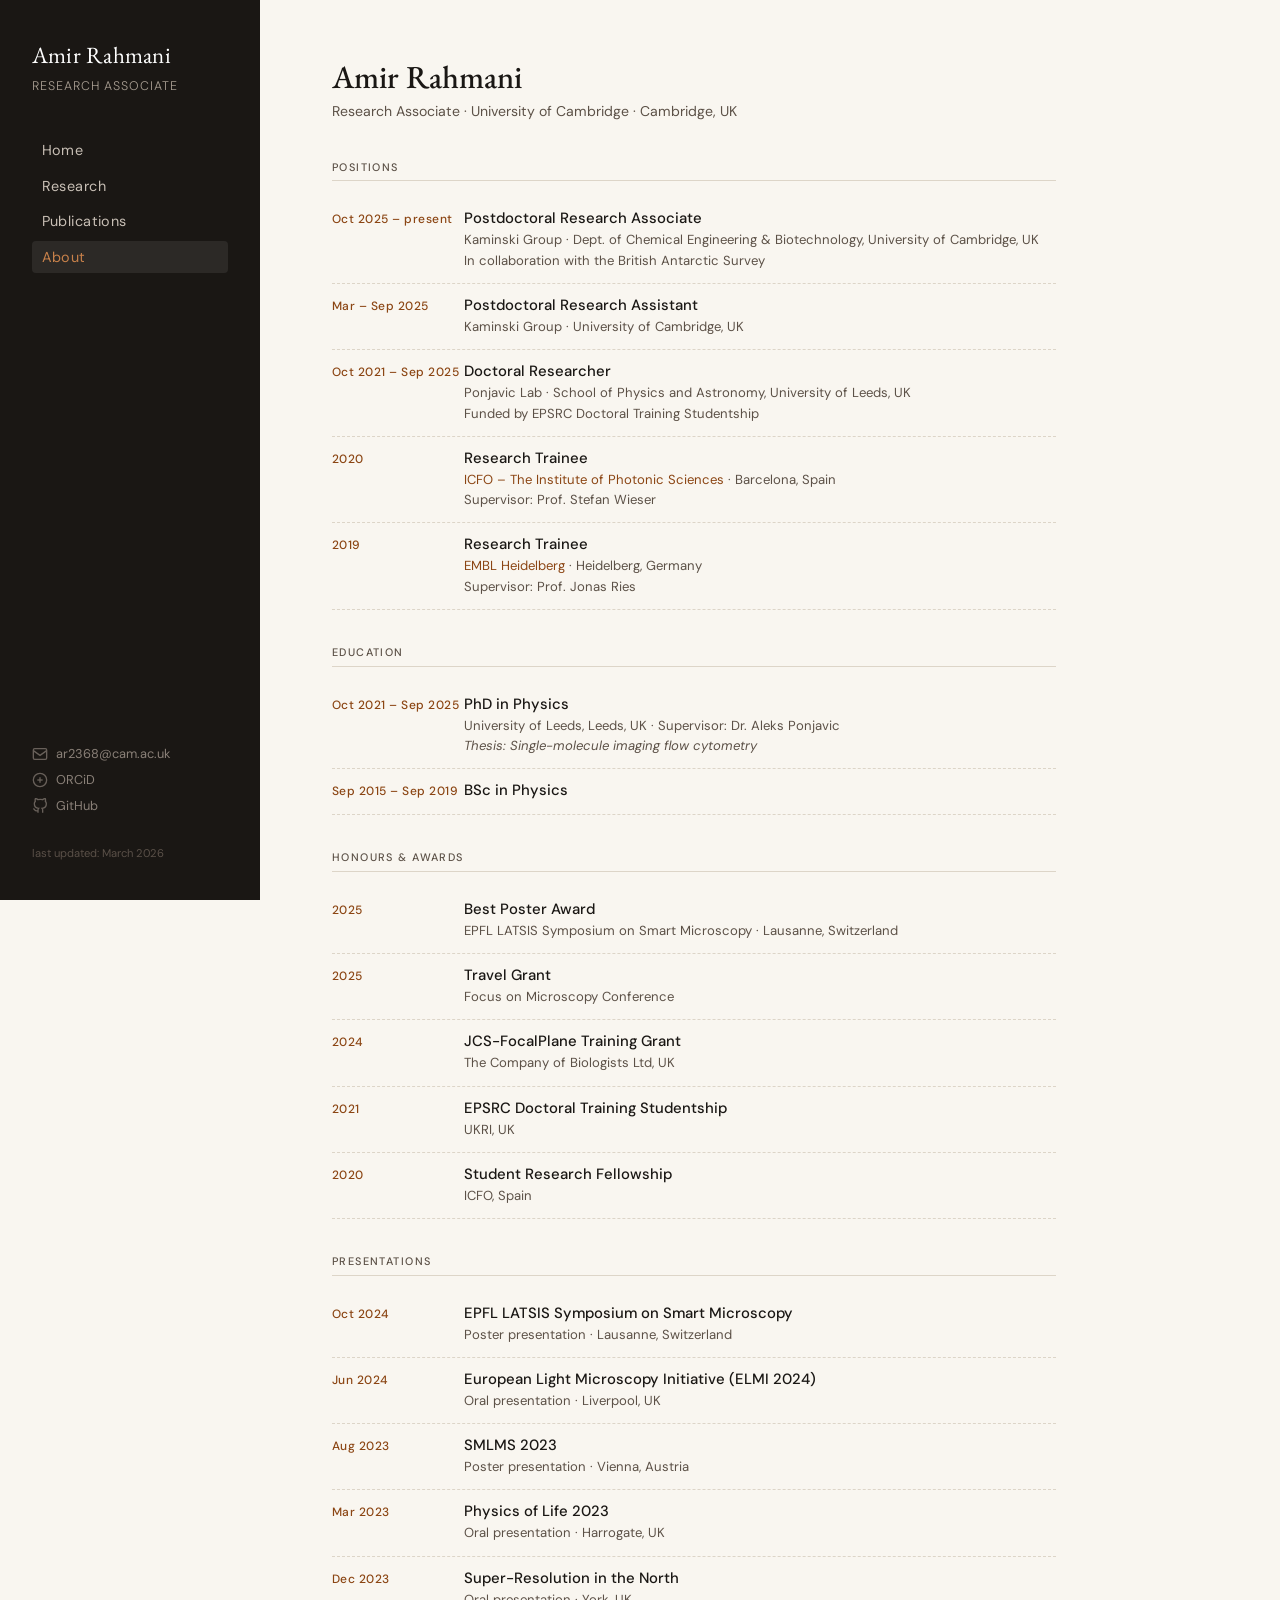
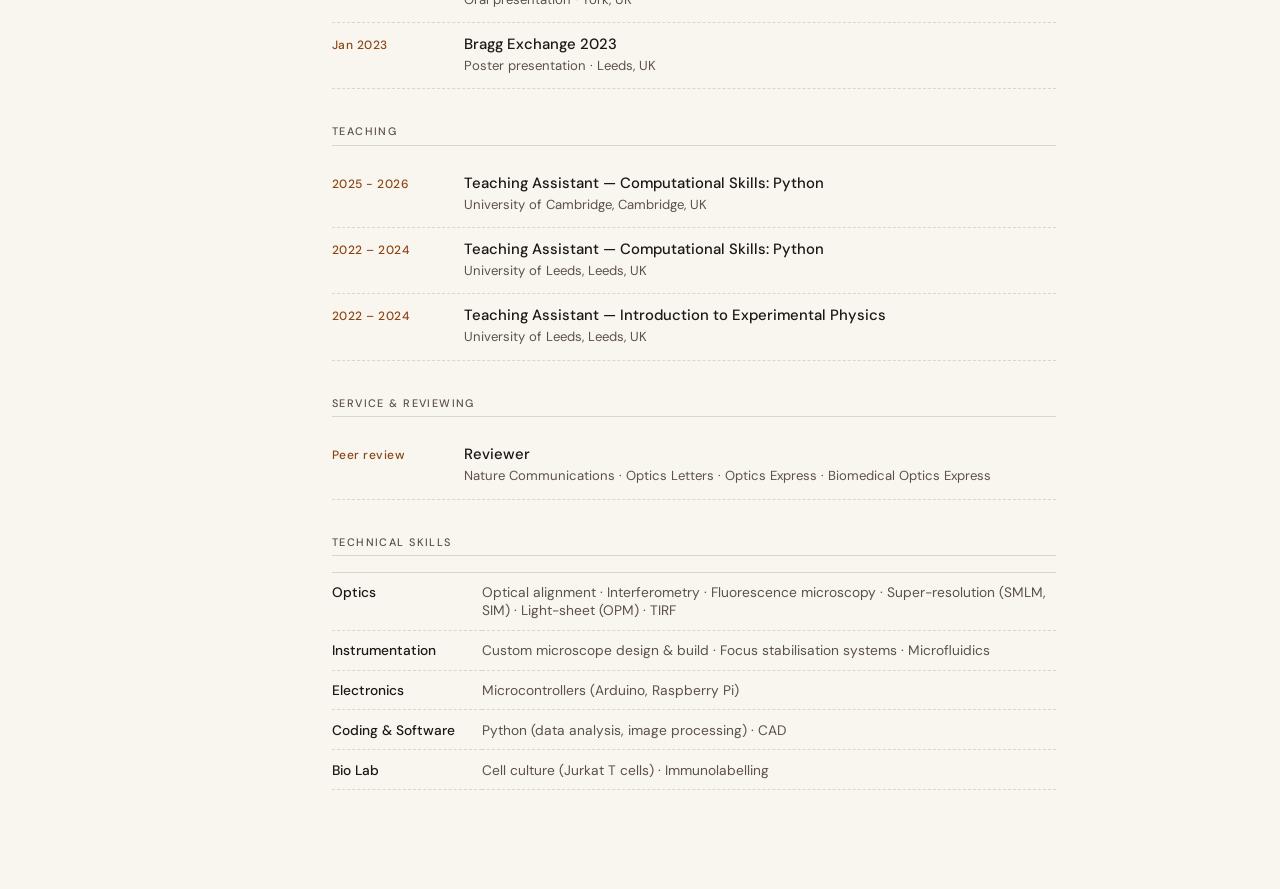
<file: about.html>
<!DOCTYPE html>
<html lang="en">
<head>
  <meta charset="UTF-8" />
  <meta name="viewport" content="width=device-width, initial-scale=1.0"/>
  <title>CV · Amir Rahmani</title>
  <link rel="preconnect" href="https://fonts.googleapis.com">
  <link href="https://fonts.googleapis.com/css2?family=EB+Garamond:ital,wght@0,400;0,500;1,400&family=DM+Sans:wght@300;400;500&display=swap" rel="stylesheet">
  <style>
    :root {
      --cream: #f9f6f0;
      --ink: #1a1714;
      --warm-mid: #5c5147;
      --accent: #8b4513;
      --accent-light: #c8814a;
      --border: #ddd5c8;
      --sidebar-w: 260px;
    }
    * { margin: 0; padding: 0; box-sizing: border-box; }
    body { font-family: 'DM Sans', sans-serif; background: var(--cream); color: var(--ink); min-height: 100vh; display: flex; }

    aside { width: var(--sidebar-w); min-height: 100vh; position: fixed; top: 0; left: 0; background: var(--ink); color: var(--cream); display: flex; flex-direction: column; padding: 2.5rem 2rem; z-index: 10; }
    aside .site-name { font-family: 'EB Garamond', serif; font-size: 1.45rem; letter-spacing: 0.01em; line-height: 1.3; margin-bottom: 0.5rem; color: #fff; }
    aside .site-title { font-size: 0.78rem; color: #a89e92; letter-spacing: 0.08em; text-transform: uppercase; margin-bottom: 2.5rem; font-weight: 300; }
    nav { display: flex; flex-direction: column; gap: 0.2rem; }
    nav a { text-decoration: none; font-size: 0.9rem; font-weight: 400; color: #c8bfb5; padding: 0.45rem 0.6rem; border-radius: 4px; letter-spacing: 0.03em; transition: all 0.2s; }
    nav a:hover, nav a.active { color: #fff; background: rgba(255,255,255,0.08); }
    nav a.active { color: var(--accent-light); }
    .sidebar-footer { margin-top: auto; padding-top: 2rem; }
    .social-links { display: flex; flex-direction: column; gap: 0.55rem; }
    .social-links a { font-size: 0.8rem; color: #8a8078; text-decoration: none; display: flex; align-items: center; gap: 0.5rem; transition: color 0.2s; }
    .social-links a:hover { color: var(--accent-light); }
    .icon { width: 16px; height: 16px; opacity: 0.7; flex-shrink: 0; }
    .last-updated { margin-top: 2rem; font-size: 0.7rem; color: #5a5048; }

    main { margin-left: var(--sidebar-w); flex: 1; padding: 3.5rem 4rem 4rem 4.5rem; max-width: 860px; animation: fadeUp 0.5s ease both; }
    @keyframes fadeUp { from { opacity: 0; transform: translateY(16px); } to { opacity: 1; transform: translateY(0); } }
    a { color: var(--accent); text-decoration: none; }
    a:hover { text-decoration: underline; }

    h1 { font-family: 'EB Garamond', serif; font-size: 2rem; font-weight: 500; margin-bottom: 0.25rem; }
    .tagline { font-size: 0.88rem; color: var(--warm-mid); margin-bottom: 2.5rem; }

    /* ── SECTION LABEL ── */
    .cv-section { margin-bottom: 2.2rem; }
    .cv-label {
      font-size: 0.68rem; font-weight: 500; letter-spacing: 0.13em;
      text-transform: uppercase; color: var(--warm-mid);
      padding-bottom: 0.4rem; margin-bottom: 1rem;
      border-bottom: 1px solid var(--border);
    }

    /* ── CV ROW ── */
    .cv-row {
      display: grid;
      grid-template-columns: 110px 1fr;
      gap: 0.5rem 1.4rem;
      padding: 0.75rem 0;
      border-bottom: 1px dashed var(--border);
      align-items: baseline;
    }
    .cv-row:first-of-type { border-top: 1px solid var(--border); }

    .cv-year {
      font-size: 0.75rem; color: var(--accent); font-weight: 500;
      letter-spacing: 0.04em; padding-top: 0.05rem;
      white-space: nowrap;
    }

    .cv-content {}
    .cv-title { font-size: 0.93rem; font-weight: 500; color: var(--ink); margin-bottom: 0.1rem; line-height: 1.3; }
    .cv-sub { font-size: 0.82rem; color: var(--warm-mid); line-height: 1.55; }
    .cv-sub em { font-style: italic; }

    /* ── SKILLS TABLE ── */
    .skills-table { width: 100%; border-collapse: collapse; }
    .skills-table tr { border-bottom: 1px dashed var(--border); }
    .skills-table tr:first-child td { border-top: 1px solid var(--border); }
    .skills-table td { padding: 0.65rem 0; font-size: 0.86rem; vertical-align: top; }
    .skills-table td:first-child { font-weight: 500; color: var(--ink); width: 150px; padding-right: 1rem; white-space: nowrap; }
    .skills-table td:last-child { color: var(--warm-mid); }

    @media (max-width: 768px) {
      aside { position: relative; width: 100%; min-height: auto; padding: 1.5rem; }
      body { flex-direction: column; }
      main { margin-left: 0; padding: 2rem 1.5rem; }
      .cv-row { grid-template-columns: 1fr; gap: 0.15rem; }
      .cv-year { font-size: 0.7rem; }
      .skills-table td:first-child { width: 120px; }
    }
  </style>
</head>
<body>

<aside>
  <div class="site-name">Amir Rahmani</div>
  <div class="site-title">Research Associate</div>
  <nav>
    <a href="index.html">Home</a>
    <a href="research.html">Research</a>
    <a href="publications.html">Publications</a>
    <a href="about.html" class="active">About</a>
  </nav>
  <div class="sidebar-footer">
    <div class="social-links">
      <a href="mailto:ar2368[at]cam.ac.uk">
        <svg class="icon" viewBox="0 0 24 24" fill="none" stroke="currentColor" stroke-width="2"><rect x="2" y="4" width="20" height="16" rx="2"/><path d="m2 7 10 7 10-7"/></svg>
        ar2368@cam.ac.uk
      </a>
      <a href="https://orcid.org/0000-0002-2730-6099" target="_blank">
        <svg class="icon" viewBox="0 0 24 24" fill="none" stroke="currentColor" stroke-width="2"><circle cx="12" cy="12" r="10"/><line x1="12" y1="8" x2="12" y2="16"/><line x1="8" y1="12" x2="16" y2="12"/></svg>
        ORCiD
      </a>
      <a href="https://github.com/astormic" target="_blank">
        <svg class="icon" viewBox="0 0 24 24" fill="none" stroke="currentColor" stroke-width="2"><path d="M9 19c-5 1.5-5-2.5-7-3m14 6v-3.87a3.37 3.37 0 0 0-.94-2.61c3.14-.35 6.44-1.54 6.44-7A5.44 5.44 0 0 0 20 4.77 5.07 5.07 0 0 0 19.91 1S18.73.65 16 2.48a13.38 13.38 0 0 0-7 0C6.27.65 5.09 1 5.09 1A5.07 5.07 0 0 0 5 4.77a5.44 5.44 0 0 0-1.5 3.78c0 5.42 3.3 6.61 6.44 7A3.37 3.37 0 0 0 9 18.13V22"/></svg>
        GitHub
      </a>
    </div>
    <div class="last-updated">last updated: March 2026</div>
  </div>
</aside>

<main>
  <h1>Amir Rahmani</h1>
  <div class="tagline">Research Associate · University of Cambridge · Cambridge, UK</div>

  <!-- ── POSITIONS ── -->
  <div class="cv-section">
    <div class="cv-label">Positions</div>

    <div class="cv-row">
      <div class="cv-year">Oct 2025 – present</div>
      <div class="cv-content">
        <div class="cv-title">Postdoctoral Research Associate</div>
        <div class="cv-sub">Kaminski Group · Dept. of Chemical Engineering &amp; Biotechnology, University of Cambridge, UK<br>
        In collaboration with the British Antarctic Survey</div>
      </div>
    </div>

    <div class="cv-row">
      <div class="cv-year">Mar – Sep 2025</div>
      <div class="cv-content">
        <div class="cv-title">Postdoctoral Research Assistant</div>
        <div class="cv-sub">Kaminski Group · University of Cambridge, UK</div>
      </div>
    </div>

    <div class="cv-row">
      <div class="cv-year">Oct 2021 – Sep 2025</div>
      <div class="cv-content">
        <div class="cv-title">Doctoral Researcher</div>
        <div class="cv-sub">Ponjavic Lab · School of Physics and Astronomy, University of Leeds, UK<br>
        Funded by EPSRC Doctoral Training Studentship</div>
      </div>
    </div>

    <div class="cv-row">
      <div class="cv-year">2020</div>
      <div class="cv-content">
        <div class="cv-title">Research Trainee</div>
        <div class="cv-sub"><a href="https://www.icfo.eu" target="_blank">ICFO – The Institute of Photonic Sciences</a> · Barcelona, Spain<br>
        Supervisor: Prof. Stefan Wieser</div>
      </div>
    </div>

    <div class="cv-row">
      <div class="cv-year">2019</div>
      <div class="cv-content">
        <div class="cv-title">Research Trainee</div>
        <div class="cv-sub"><a href="https://www.embl.org/sites/heidelberg/" target="_blank">EMBL Heidelberg</a> · Heidelberg, Germany<br>
        Supervisor: Prof. Jonas Ries</div>
      </div>
    </div>
  </div>

  <div class="cv-section">
    <div class="cv-label">Education</div>

    <div class="cv-row">
      <div class="cv-year">Oct 2021 – Sep 2025</div>
      <div class="cv-content">
        <div class="cv-title">PhD in Physics</div>
        <div class="cv-sub">University of Leeds, Leeds, UK · Supervisor: Dr. Aleks Ponjavic<br>
        <em>Thesis: Single-molecule imaging flow cytometry</em></div>
      </div>
    </div>

    <div class="cv-row">
      <div class="cv-year">Sep 2015 – Sep 2019</div>
      <div class="cv-content">
        <div class="cv-title">BSc in Physics</div>
      </div>
    </div>
  </div>

  <!-- ── AWARDS ── -->
  <div class="cv-section">
    <div class="cv-label">Honours &amp; Awards</div>

    <div class="cv-row">
      <div class="cv-year">2025</div>
      <div class="cv-content">
        <div class="cv-title">Best Poster Award</div>
        <div class="cv-sub">EPFL LATSIS Symposium on Smart Microscopy · Lausanne, Switzerland</div>
      </div>
    </div>

    <div class="cv-row">
      <div class="cv-year">2025</div>
      <div class="cv-content">
        <div class="cv-title">Travel Grant</div>
        <div class="cv-sub">Focus on Microscopy Conference</div>
      </div>
    </div>

    <div class="cv-row">
      <div class="cv-year">2024</div>
      <div class="cv-content">
        <div class="cv-title">JCS-FocalPlane Training Grant</div>
        <div class="cv-sub">The Company of Biologists Ltd, UK</div>
      </div>
    </div>

    <div class="cv-row">
      <div class="cv-year">2021</div>
      <div class="cv-content">
        <div class="cv-title">EPSRC Doctoral Training Studentship</div>
        <div class="cv-sub">UKRI, UK</div>
      </div>
    </div>

    <div class="cv-row">
      <div class="cv-year">2020</div>
      <div class="cv-content">
        <div class="cv-title">Student Research Fellowship</div>
        <div class="cv-sub">ICFO, Spain</div>
      </div>
    </div>
  </div>

  <!-- ── PRESENTATIONS ── -->
  <div class="cv-section">
    <div class="cv-label">Presentations</div>

    <div class="cv-row">
      <div class="cv-year">Oct 2024</div>
      <div class="cv-content">
        <div class="cv-title">EPFL LATSIS Symposium on Smart Microscopy</div>
        <div class="cv-sub">Poster presentation · Lausanne, Switzerland</div>
      </div>
    </div>

    <div class="cv-row">
      <div class="cv-year">Jun 2024</div>
      <div class="cv-content">
        <div class="cv-title">European Light Microscopy Initiative (ELMI 2024)</div>
        <div class="cv-sub">Oral presentation · Liverpool, UK</div>
      </div>
    </div>

    <div class="cv-row">
      <div class="cv-year">Aug 2023</div>
      <div class="cv-content">
        <div class="cv-title">SMLMS 2023</div>
        <div class="cv-sub">Poster presentation · Vienna, Austria</div>
      </div>
    </div>

    <div class="cv-row">
      <div class="cv-year">Mar 2023</div>
      <div class="cv-content">
        <div class="cv-title">Physics of Life 2023</div>
        <div class="cv-sub">Oral presentation · Harrogate, UK</div>
      </div>
    </div>

    <div class="cv-row">
      <div class="cv-year">Dec 2023</div>
      <div class="cv-content">
        <div class="cv-title">Super-Resolution in the North</div>
        <div class="cv-sub">Oral presentation · York, UK</div>
      </div>
    </div>

    <div class="cv-row">
      <div class="cv-year">Jan 2023</div>
      <div class="cv-content">
        <div class="cv-title">Bragg Exchange 2023</div>
        <div class="cv-sub">Poster presentation · Leeds, UK</div>
      </div>
    </div>
  </div>

  <!-- ── TEACHING ── -->
  <div class="cv-section">
    <div class="cv-label">Teaching</div>

    <div class="cv-row">
      <div class="cv-year">2025 - 2026</div>
      <div class="cv-content">
        <div class="cv-title">Teaching Assistant — Computational Skills: Python</div>
        <div class="cv-sub">University of Cambridge, Cambridge, UK</div>
      </div>
    </div>

    <div class="cv-row">
      <div class="cv-year">2022 – 2024</div>
      <div class="cv-content">
        <div class="cv-title">Teaching Assistant — Computational Skills: Python</div>
        <div class="cv-sub">University of Leeds, Leeds, UK</div>
      </div>
    </div>

    <div class="cv-row">
      <div class="cv-year">2022 – 2024</div>
      <div class="cv-content">
        <div class="cv-title">Teaching Assistant — Introduction to Experimental Physics</div>
        <div class="cv-sub">University of Leeds, Leeds, UK</div>
      </div>
    </div>
  </div>

  <!-- ── SERVICE ── -->
  <div class="cv-section">
    <div class="cv-label">Service &amp; Reviewing</div>

    <div class="cv-row">
      <div class="cv-year">Peer review</div>
      <div class="cv-content">
        <div class="cv-title">Reviewer</div>
        <div class="cv-sub">Nature Communications · Optics Letters · Optics Express · Biomedical Optics Express</div>
      </div>
    </div>
  </div>

  <!-- ── SKILLS ── -->
  <div class="cv-section">
    <div class="cv-label">Technical Skills</div>
    <table class="skills-table">
      <tr>
        <td>Optics</td>
        <td>Optical alignment · Interferometry · Fluorescence microscopy · Super-resolution (SMLM, SIM) · Light-sheet (OPM) · TIRF</td>
      </tr>
      <tr>
        <td>Instrumentation</td>
        <td>Custom microscope design &amp; build · Focus stabilisation systems · Microfluidics</td>
      </tr>
      <tr>
        <td>Electronics</td>
        <td>Microcontrollers (Arduino, Raspberry Pi)</td>
      </tr>
      <tr>
        <td>Coding &amp; Software</td>
        <td>Python (data analysis, image processing) · CAD</td>
      </tr>
      <tr>
        <td>Bio Lab</td>
        <td>Cell culture (Jurkat T cells) · Immunolabelling</td>
      </tr>
    </table>
  </div>

</main>
</body>
</html>
</file>
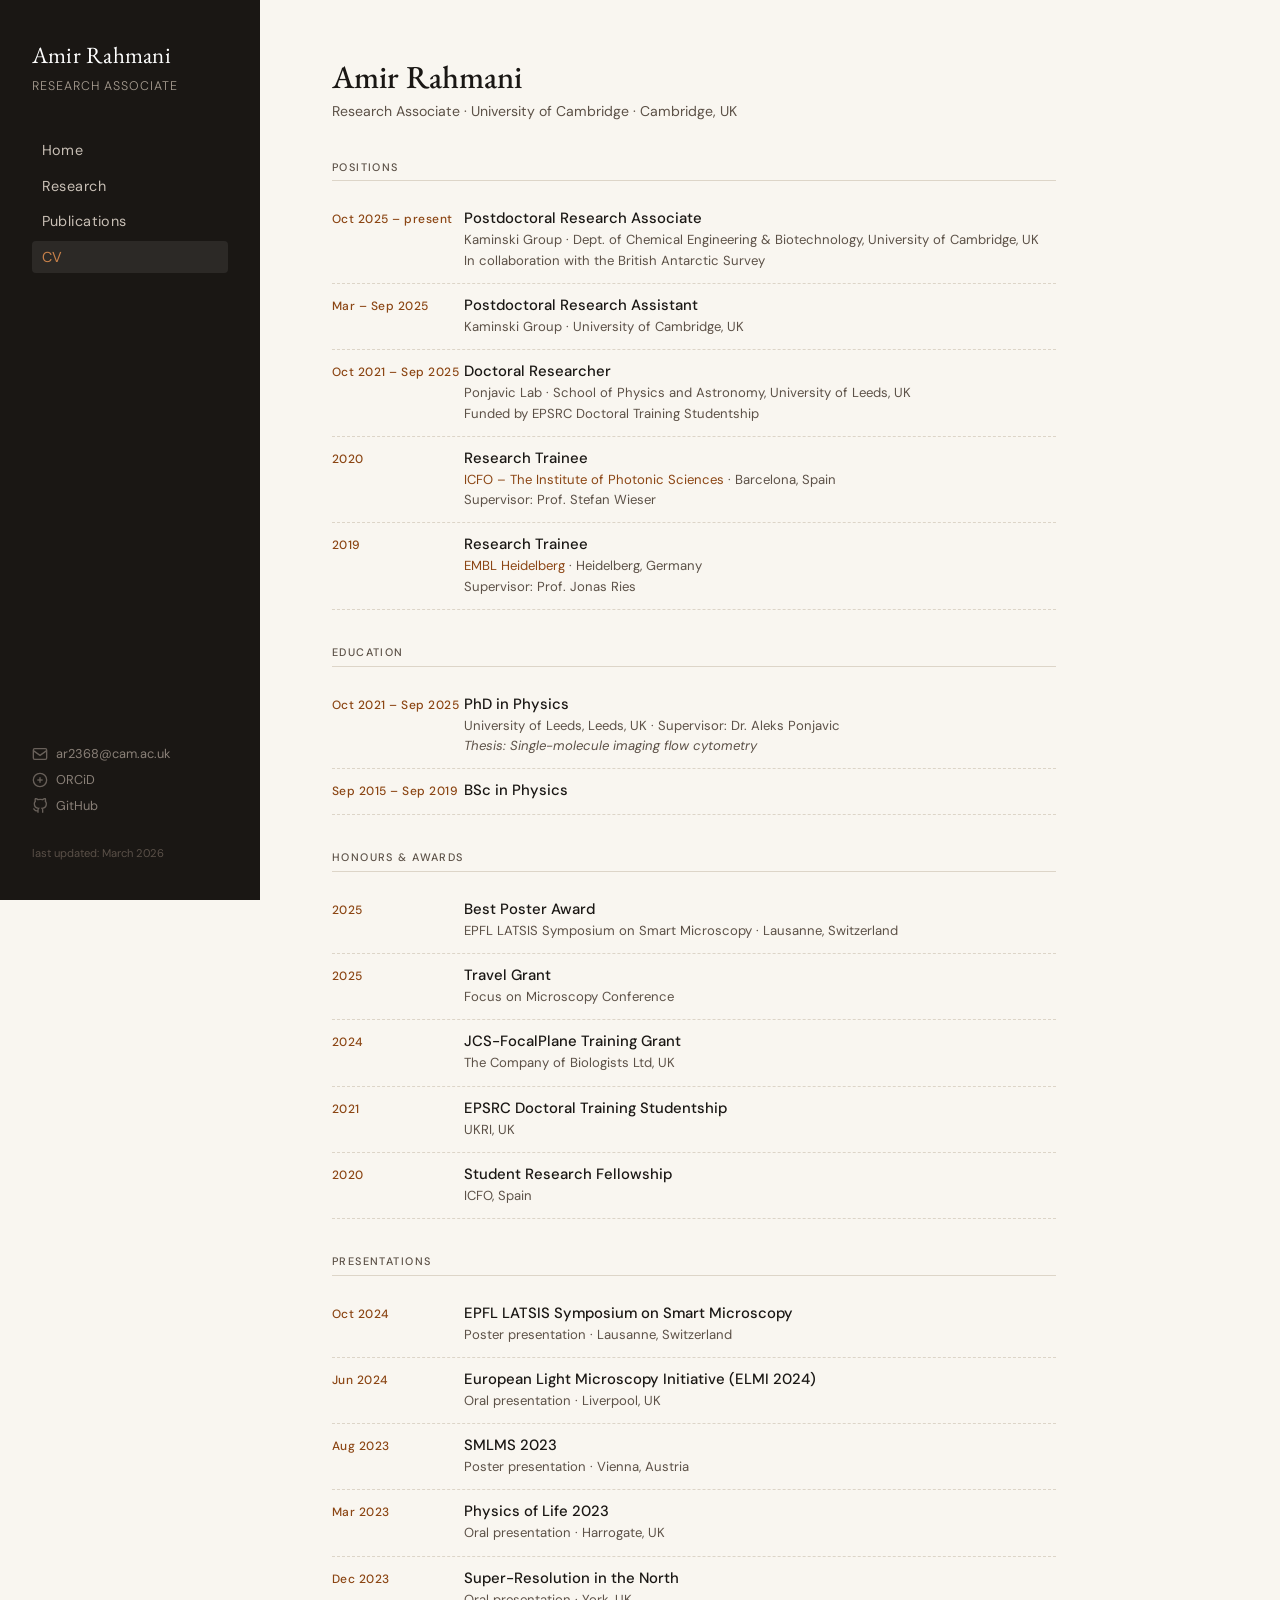
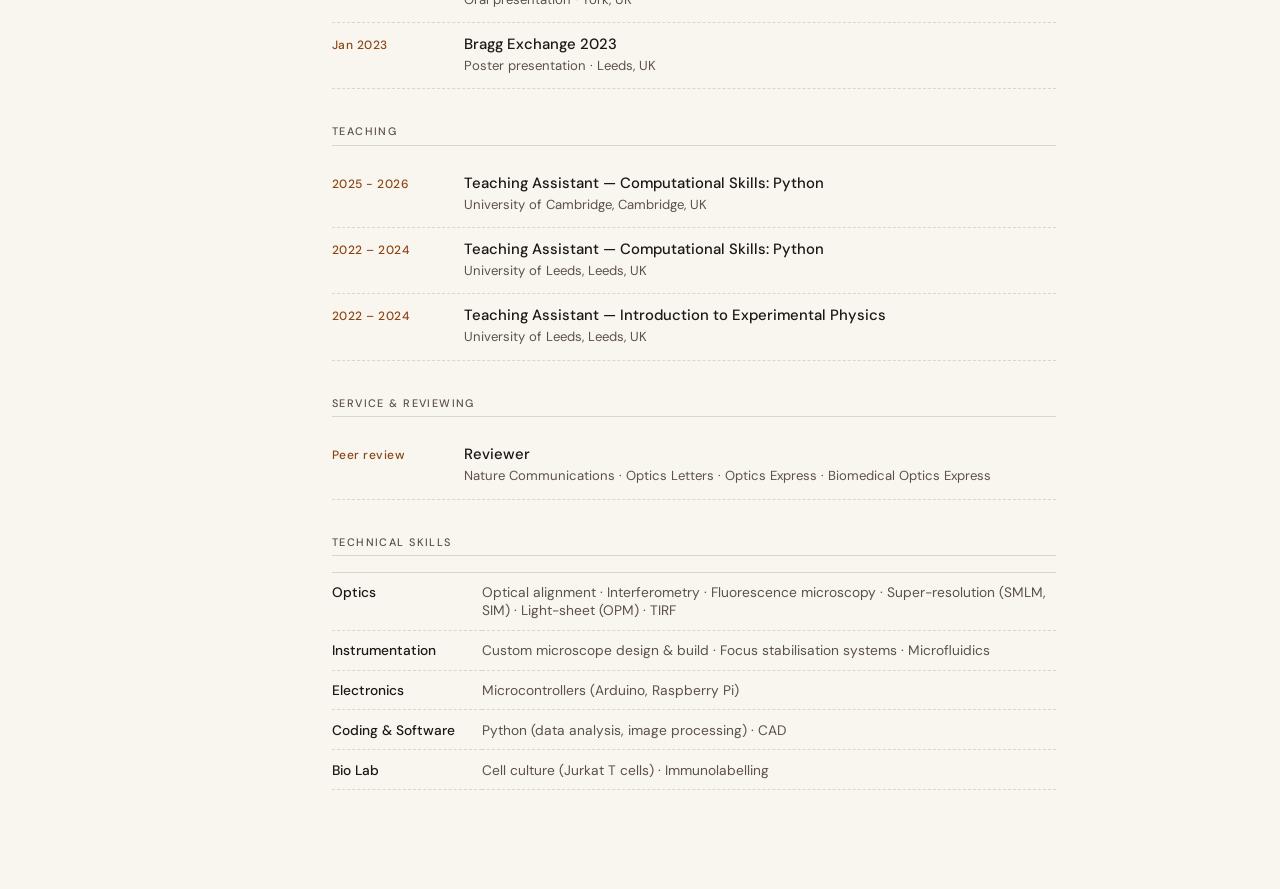
<file: CV.html>
<!DOCTYPE html>
<html lang="en">
<head>
  <meta charset="UTF-8" />
  <meta name="viewport" content="width=device-width, initial-scale=1.0"/>
  <title>CV · Amir Rahmani</title>
  <link rel="preconnect" href="https://fonts.googleapis.com">
  <link href="https://fonts.googleapis.com/css2?family=EB+Garamond:ital,wght@0,400;0,500;1,400&family=DM+Sans:wght@300;400;500&display=swap" rel="stylesheet">
  <style>
    :root {
      --cream: #f9f6f0;
      --ink: #1a1714;
      --warm-mid: #5c5147;
      --accent: #8b4513;
      --accent-light: #c8814a;
      --border: #ddd5c8;
      --sidebar-w: 260px;
    }
    * { margin: 0; padding: 0; box-sizing: border-box; }
    body { font-family: 'DM Sans', sans-serif; background: var(--cream); color: var(--ink); min-height: 100vh; display: flex; }

    aside { width: var(--sidebar-w); min-height: 100vh; position: fixed; top: 0; left: 0; background: var(--ink); color: var(--cream); display: flex; flex-direction: column; padding: 2.5rem 2rem; z-index: 10; }
    aside .site-name { font-family: 'EB Garamond', serif; font-size: 1.45rem; letter-spacing: 0.01em; line-height: 1.3; margin-bottom: 0.5rem; color: #fff; }
    aside .site-title { font-size: 0.78rem; color: #a89e92; letter-spacing: 0.08em; text-transform: uppercase; margin-bottom: 2.5rem; font-weight: 300; }
    nav { display: flex; flex-direction: column; gap: 0.2rem; }
    nav a { text-decoration: none; font-size: 0.9rem; font-weight: 400; color: #c8bfb5; padding: 0.45rem 0.6rem; border-radius: 4px; letter-spacing: 0.03em; transition: all 0.2s; }
    nav a:hover, nav a.active { color: #fff; background: rgba(255,255,255,0.08); }
    nav a.active { color: var(--accent-light); }
    .sidebar-footer { margin-top: auto; padding-top: 2rem; }
    .social-links { display: flex; flex-direction: column; gap: 0.55rem; }
    .social-links a { font-size: 0.8rem; color: #8a8078; text-decoration: none; display: flex; align-items: center; gap: 0.5rem; transition: color 0.2s; }
    .social-links a:hover { color: var(--accent-light); }
    .icon { width: 16px; height: 16px; opacity: 0.7; flex-shrink: 0; }
    .last-updated { margin-top: 2rem; font-size: 0.7rem; color: #5a5048; }

    main { margin-left: var(--sidebar-w); flex: 1; padding: 3.5rem 4rem 4rem 4.5rem; max-width: 860px; animation: fadeUp 0.5s ease both; }
    @keyframes fadeUp { from { opacity: 0; transform: translateY(16px); } to { opacity: 1; transform: translateY(0); } }
    a { color: var(--accent); text-decoration: none; }
    a:hover { text-decoration: underline; }

    h1 { font-family: 'EB Garamond', serif; font-size: 2rem; font-weight: 500; margin-bottom: 0.25rem; }
    .tagline { font-size: 0.88rem; color: var(--warm-mid); margin-bottom: 2.5rem; }

    /* ── SECTION LABEL ── */
    .cv-section { margin-bottom: 2.2rem; }
    .cv-label {
      font-size: 0.68rem; font-weight: 500; letter-spacing: 0.13em;
      text-transform: uppercase; color: var(--warm-mid);
      padding-bottom: 0.4rem; margin-bottom: 1rem;
      border-bottom: 1px solid var(--border);
    }

    /* ── CV ROW ── */
    .cv-row {
      display: grid;
      grid-template-columns: 110px 1fr;
      gap: 0.5rem 1.4rem;
      padding: 0.75rem 0;
      border-bottom: 1px dashed var(--border);
      align-items: baseline;
    }
    .cv-row:first-of-type { border-top: 1px solid var(--border); }

    .cv-year {
      font-size: 0.75rem; color: var(--accent); font-weight: 500;
      letter-spacing: 0.04em; padding-top: 0.05rem;
      white-space: nowrap;
    }

    .cv-content {}
    .cv-title { font-size: 0.93rem; font-weight: 500; color: var(--ink); margin-bottom: 0.1rem; line-height: 1.3; }
    .cv-sub { font-size: 0.82rem; color: var(--warm-mid); line-height: 1.55; }
    .cv-sub em { font-style: italic; }

    /* ── SKILLS TABLE ── */
    .skills-table { width: 100%; border-collapse: collapse; }
    .skills-table tr { border-bottom: 1px dashed var(--border); }
    .skills-table tr:first-child td { border-top: 1px solid var(--border); }
    .skills-table td { padding: 0.65rem 0; font-size: 0.86rem; vertical-align: top; }
    .skills-table td:first-child { font-weight: 500; color: var(--ink); width: 150px; padding-right: 1rem; white-space: nowrap; }
    .skills-table td:last-child { color: var(--warm-mid); }

    @media (max-width: 768px) {
      aside { position: relative; width: 100%; min-height: auto; padding: 1.5rem; }
      body { flex-direction: column; }
      main { margin-left: 0; padding: 2rem 1.5rem; }
      .cv-row { grid-template-columns: 1fr; gap: 0.15rem; }
      .cv-year { font-size: 0.7rem; }
      .skills-table td:first-child { width: 120px; }
    }
  </style>
</head>
<body>

<aside>
  <div class="site-name">Amir Rahmani</div>
  <div class="site-title">Research Associate</div>
  <nav>
    <a href="index.html">Home</a>
    <a href="research.html">Research</a>
    <a href="publications.html">Publications</a>
    <a href="cv.html" class="active">CV</a>
  </nav>
  <div class="sidebar-footer">
    <div class="social-links">
      <a href="mailto:ar2368[at]cam.ac.uk">
        <svg class="icon" viewBox="0 0 24 24" fill="none" stroke="currentColor" stroke-width="2"><rect x="2" y="4" width="20" height="16" rx="2"/><path d="m2 7 10 7 10-7"/></svg>
        ar2368@cam.ac.uk
      </a>
      <a href="https://orcid.org/0000-0002-2730-6099" target="_blank">
        <svg class="icon" viewBox="0 0 24 24" fill="none" stroke="currentColor" stroke-width="2"><circle cx="12" cy="12" r="10"/><line x1="12" y1="8" x2="12" y2="16"/><line x1="8" y1="12" x2="16" y2="12"/></svg>
        ORCiD
      </a>
      <a href="https://github.com/astormic" target="_blank">
        <svg class="icon" viewBox="0 0 24 24" fill="none" stroke="currentColor" stroke-width="2"><path d="M9 19c-5 1.5-5-2.5-7-3m14 6v-3.87a3.37 3.37 0 0 0-.94-2.61c3.14-.35 6.44-1.54 6.44-7A5.44 5.44 0 0 0 20 4.77 5.07 5.07 0 0 0 19.91 1S18.73.65 16 2.48a13.38 13.38 0 0 0-7 0C6.27.65 5.09 1 5.09 1A5.07 5.07 0 0 0 5 4.77a5.44 5.44 0 0 0-1.5 3.78c0 5.42 3.3 6.61 6.44 7A3.37 3.37 0 0 0 9 18.13V22"/></svg>
        GitHub
      </a>
    </div>
    <div class="last-updated">last updated: March 2026</div>
  </div>
</aside>

<main>
  <h1>Amir Rahmani</h1>
  <div class="tagline">Research Associate · University of Cambridge · Cambridge, UK</div>

  <!-- ── POSITIONS ── -->
  <div class="cv-section">
    <div class="cv-label">Positions</div>

    <div class="cv-row">
      <div class="cv-year">Oct 2025 – present</div>
      <div class="cv-content">
        <div class="cv-title">Postdoctoral Research Associate</div>
        <div class="cv-sub">Kaminski Group · Dept. of Chemical Engineering &amp; Biotechnology, University of Cambridge, UK<br>
        In collaboration with the British Antarctic Survey</div>
      </div>
    </div>

    <div class="cv-row">
      <div class="cv-year">Mar – Sep 2025</div>
      <div class="cv-content">
        <div class="cv-title">Postdoctoral Research Assistant</div>
        <div class="cv-sub">Kaminski Group · University of Cambridge, UK</div>
      </div>
    </div>

    <div class="cv-row">
      <div class="cv-year">Oct 2021 – Sep 2025</div>
      <div class="cv-content">
        <div class="cv-title">Doctoral Researcher</div>
        <div class="cv-sub">Ponjavic Lab · School of Physics and Astronomy, University of Leeds, UK<br>
        Funded by EPSRC Doctoral Training Studentship</div>
      </div>
    </div>

    <div class="cv-row">
      <div class="cv-year">2020</div>
      <div class="cv-content">
        <div class="cv-title">Research Trainee</div>
        <div class="cv-sub"><a href="https://www.icfo.eu" target="_blank">ICFO – The Institute of Photonic Sciences</a> · Barcelona, Spain<br>
        Supervisor: Prof. Stefan Wieser</div>
      </div>
    </div>

    <div class="cv-row">
      <div class="cv-year">2019</div>
      <div class="cv-content">
        <div class="cv-title">Research Trainee</div>
        <div class="cv-sub"><a href="https://www.embl.org/sites/heidelberg/" target="_blank">EMBL Heidelberg</a> · Heidelberg, Germany<br>
        Supervisor: Prof. Jonas Ries</div>
      </div>
    </div>
  </div>

  <div class="cv-section">
    <div class="cv-label">Education</div>

    <div class="cv-row">
      <div class="cv-year">Oct 2021 – Sep 2025</div>
      <div class="cv-content">
        <div class="cv-title">PhD in Physics</div>
        <div class="cv-sub">University of Leeds, Leeds, UK · Supervisor: Dr. Aleks Ponjavic<br>
        <em>Thesis: Single-molecule imaging flow cytometry</em></div>
      </div>
    </div>

    <div class="cv-row">
      <div class="cv-year">Sep 2015 – Sep 2019</div>
      <div class="cv-content">
        <div class="cv-title">BSc in Physics</div>
      </div>
    </div>
  </div>

  <!-- ── AWARDS ── -->
  <div class="cv-section">
    <div class="cv-label">Honours &amp; Awards</div>

    <div class="cv-row">
      <div class="cv-year">2025</div>
      <div class="cv-content">
        <div class="cv-title">Best Poster Award</div>
        <div class="cv-sub">EPFL LATSIS Symposium on Smart Microscopy · Lausanne, Switzerland</div>
      </div>
    </div>

    <div class="cv-row">
      <div class="cv-year">2025</div>
      <div class="cv-content">
        <div class="cv-title">Travel Grant</div>
        <div class="cv-sub">Focus on Microscopy Conference</div>
      </div>
    </div>

    <div class="cv-row">
      <div class="cv-year">2024</div>
      <div class="cv-content">
        <div class="cv-title">JCS-FocalPlane Training Grant</div>
        <div class="cv-sub">The Company of Biologists Ltd, UK</div>
      </div>
    </div>

    <div class="cv-row">
      <div class="cv-year">2021</div>
      <div class="cv-content">
        <div class="cv-title">EPSRC Doctoral Training Studentship</div>
        <div class="cv-sub">UKRI, UK</div>
      </div>
    </div>

    <div class="cv-row">
      <div class="cv-year">2020</div>
      <div class="cv-content">
        <div class="cv-title">Student Research Fellowship</div>
        <div class="cv-sub">ICFO, Spain</div>
      </div>
    </div>
  </div>

  <!-- ── PRESENTATIONS ── -->
  <div class="cv-section">
    <div class="cv-label">Presentations</div>

    <div class="cv-row">
      <div class="cv-year">Oct 2024</div>
      <div class="cv-content">
        <div class="cv-title">EPFL LATSIS Symposium on Smart Microscopy</div>
        <div class="cv-sub">Poster presentation · Lausanne, Switzerland</div>
      </div>
    </div>

    <div class="cv-row">
      <div class="cv-year">Jun 2024</div>
      <div class="cv-content">
        <div class="cv-title">European Light Microscopy Initiative (ELMI 2024)</div>
        <div class="cv-sub">Oral presentation · Liverpool, UK</div>
      </div>
    </div>

    <div class="cv-row">
      <div class="cv-year">Aug 2023</div>
      <div class="cv-content">
        <div class="cv-title">SMLMS 2023</div>
        <div class="cv-sub">Poster presentation · Vienna, Austria</div>
      </div>
    </div>

    <div class="cv-row">
      <div class="cv-year">Mar 2023</div>
      <div class="cv-content">
        <div class="cv-title">Physics of Life 2023</div>
        <div class="cv-sub">Oral presentation · Harrogate, UK</div>
      </div>
    </div>

    <div class="cv-row">
      <div class="cv-year">Dec 2023</div>
      <div class="cv-content">
        <div class="cv-title">Super-Resolution in the North</div>
        <div class="cv-sub">Oral presentation · York, UK</div>
      </div>
    </div>

    <div class="cv-row">
      <div class="cv-year">Jan 2023</div>
      <div class="cv-content">
        <div class="cv-title">Bragg Exchange 2023</div>
        <div class="cv-sub">Poster presentation · Leeds, UK</div>
      </div>
    </div>
  </div>

  <!-- ── TEACHING ── -->
  <div class="cv-section">
    <div class="cv-label">Teaching</div>

    <div class="cv-row">
      <div class="cv-year">2025 - 2026</div>
      <div class="cv-content">
        <div class="cv-title">Teaching Assistant — Computational Skills: Python</div>
        <div class="cv-sub">University of Cambridge, Cambridge, UK</div>
      </div>
    </div>

    <div class="cv-row">
      <div class="cv-year">2022 – 2024</div>
      <div class="cv-content">
        <div class="cv-title">Teaching Assistant — Computational Skills: Python</div>
        <div class="cv-sub">University of Leeds, Leeds, UK</div>
      </div>
    </div>

    <div class="cv-row">
      <div class="cv-year">2022 – 2024</div>
      <div class="cv-content">
        <div class="cv-title">Teaching Assistant — Introduction to Experimental Physics</div>
        <div class="cv-sub">University of Leeds, Leeds, UK</div>
      </div>
    </div>
  </div>

  <!-- ── SERVICE ── -->
  <div class="cv-section">
    <div class="cv-label">Service &amp; Reviewing</div>

    <div class="cv-row">
      <div class="cv-year">Peer review</div>
      <div class="cv-content">
        <div class="cv-title">Reviewer</div>
        <div class="cv-sub">Nature Communications · Optics Letters · Optics Express · Biomedical Optics Express</div>
      </div>
    </div>
  </div>

  <!-- ── SKILLS ── -->
  <div class="cv-section">
    <div class="cv-label">Technical Skills</div>
    <table class="skills-table">
      <tr>
        <td>Optics</td>
        <td>Optical alignment · Interferometry · Fluorescence microscopy · Super-resolution (SMLM, SIM) · Light-sheet (OPM) · TIRF</td>
      </tr>
      <tr>
        <td>Instrumentation</td>
        <td>Custom microscope design &amp; build · Focus stabilisation systems · Microfluidics</td>
      </tr>
      <tr>
        <td>Electronics</td>
        <td>Microcontrollers (Arduino, Raspberry Pi)</td>
      </tr>
      <tr>
        <td>Coding &amp; Software</td>
        <td>Python (data analysis, image processing) · CAD</td>
      </tr>
      <tr>
        <td>Bio Lab</td>
        <td>Cell culture (Jurkat T cells) · Immunolabelling</td>
      </tr>
    </table>
  </div>

</main>
</body>
</html>
</file>
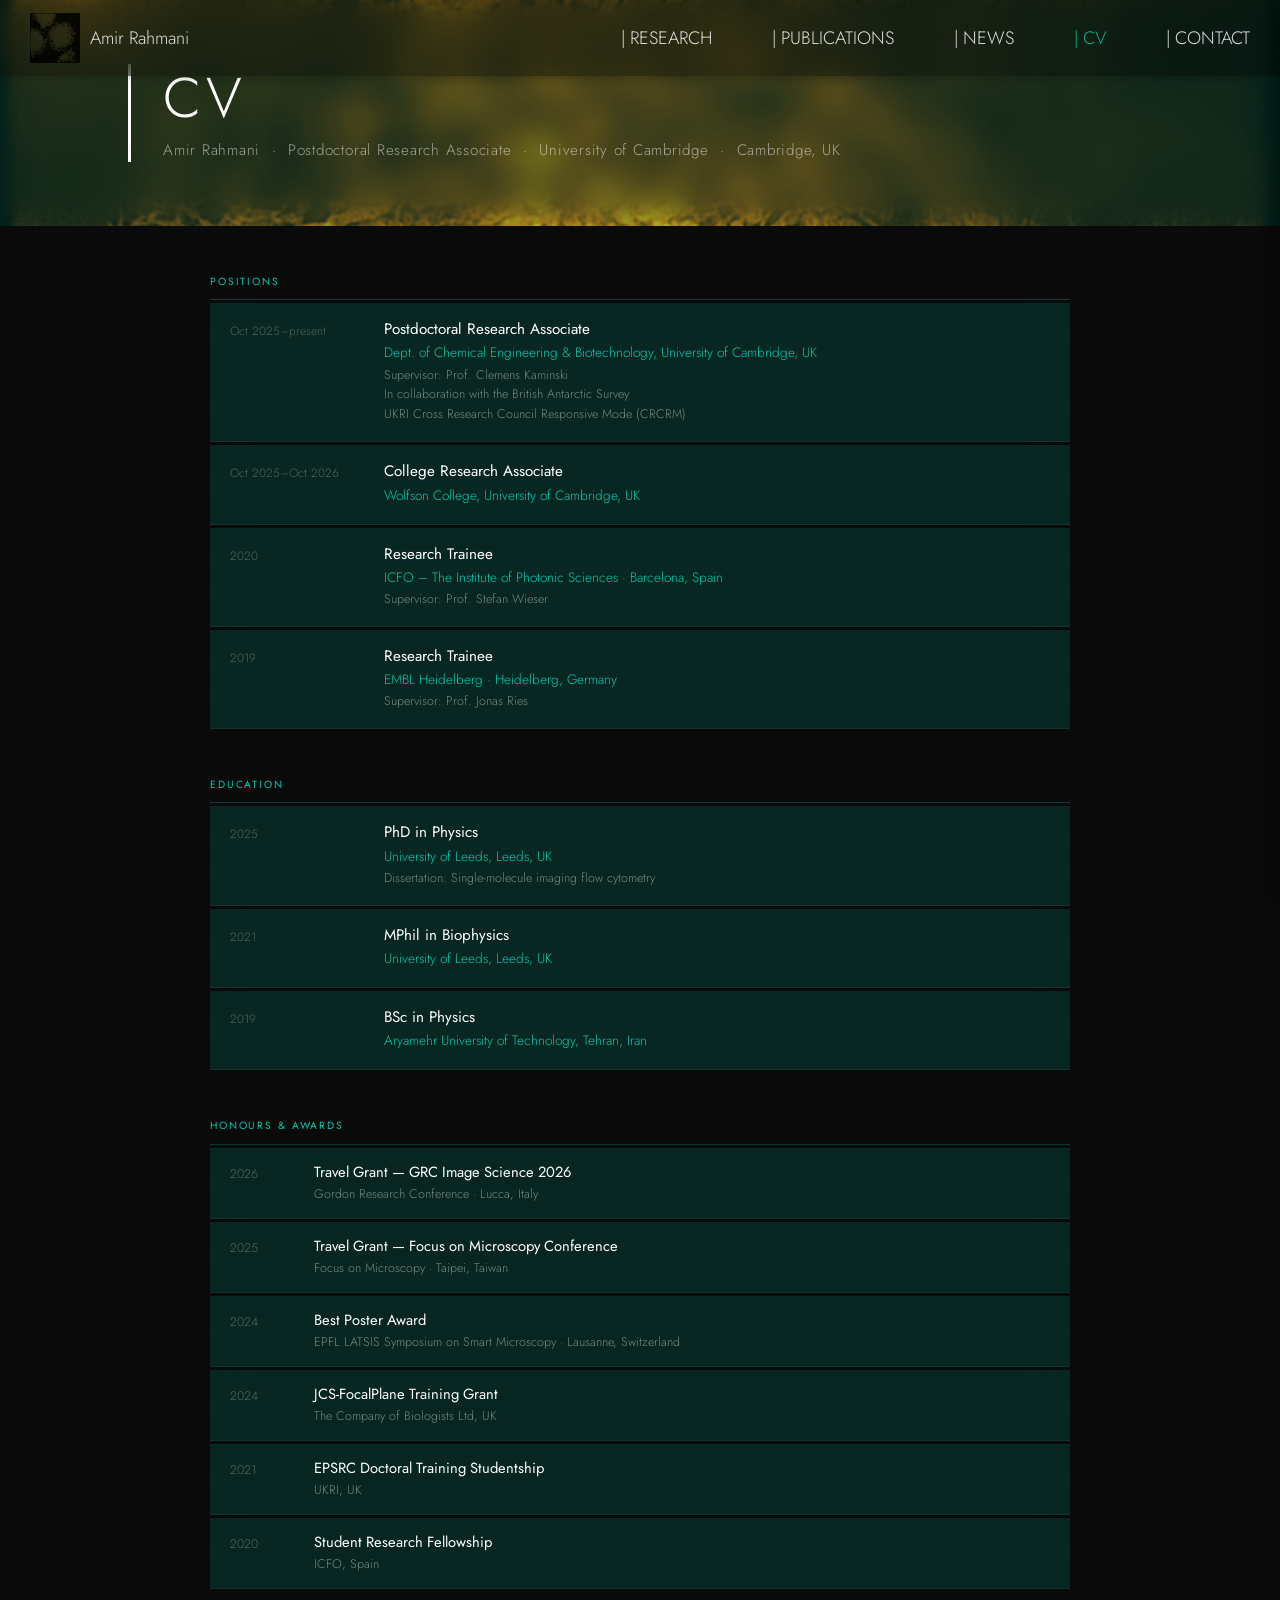
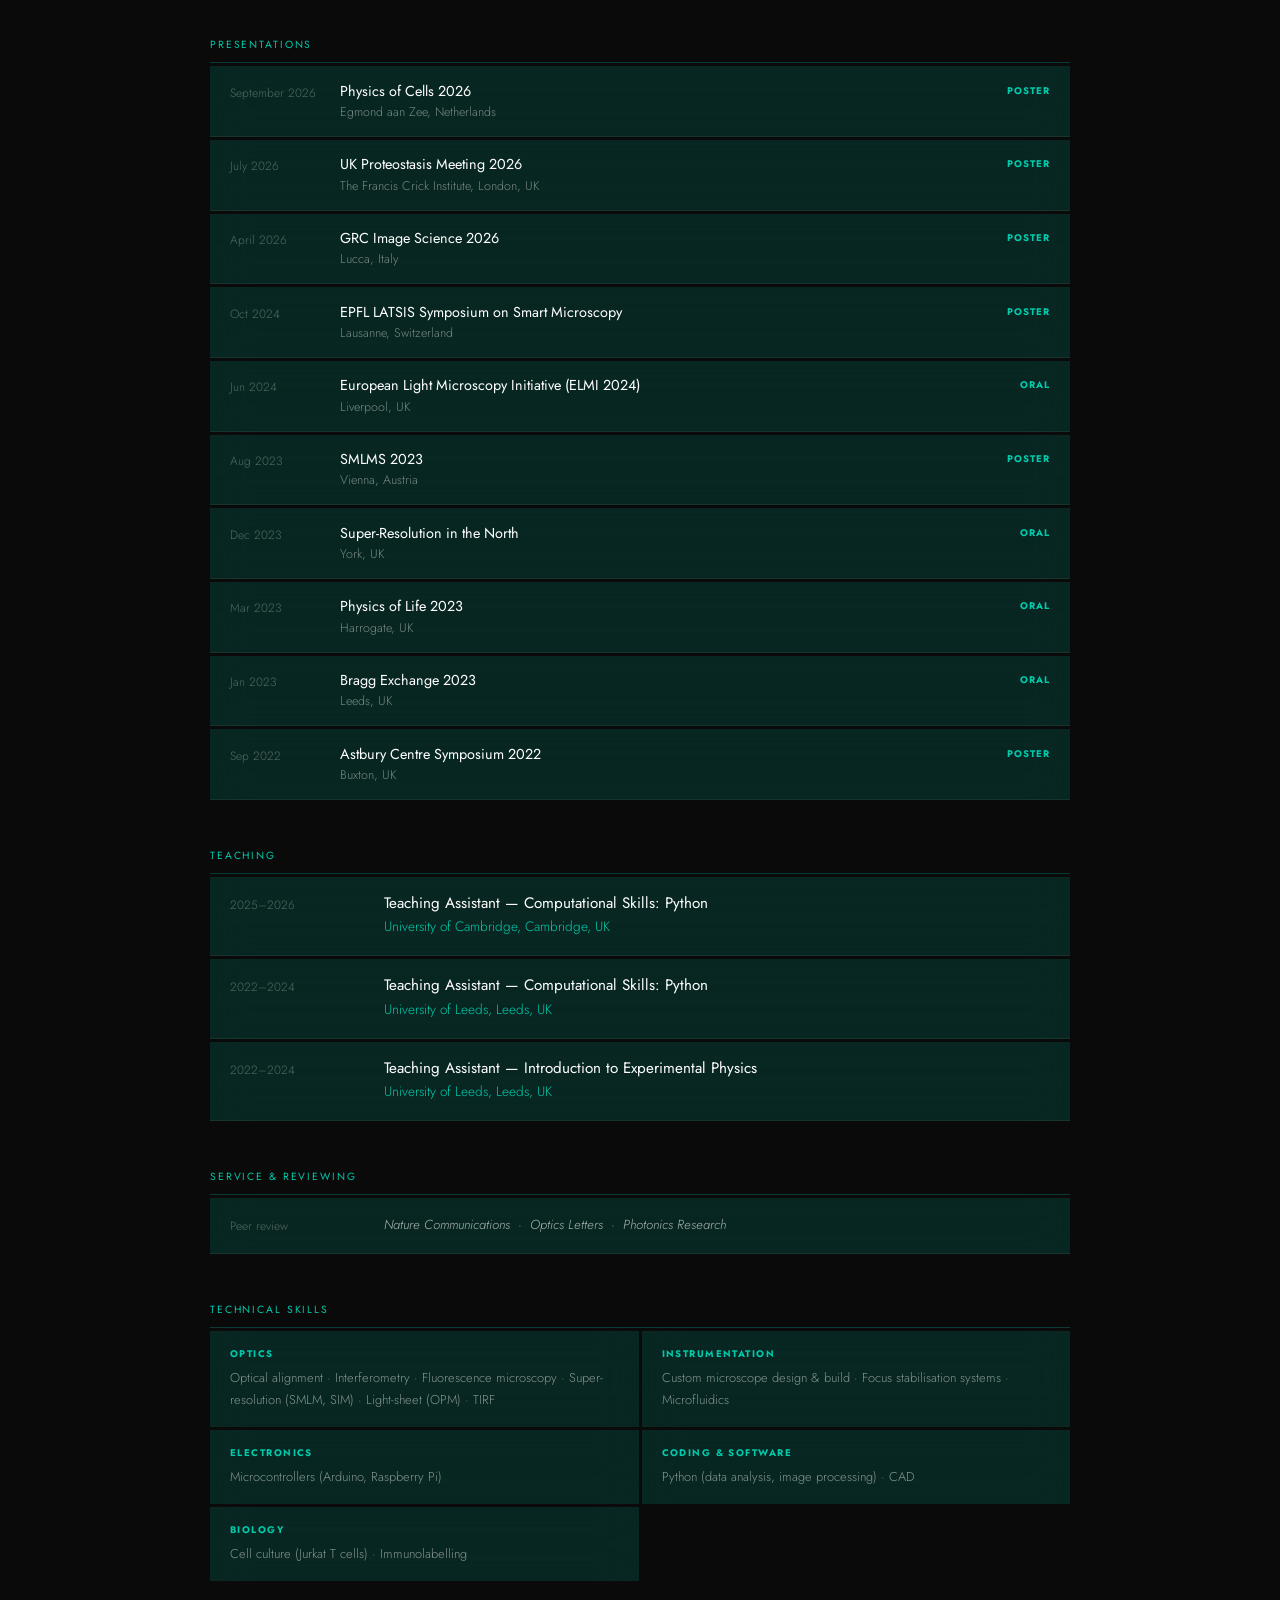
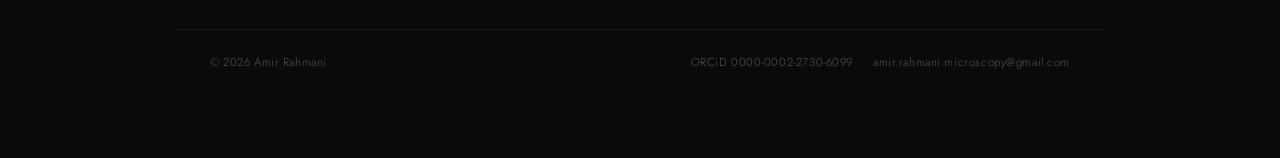
<file: cv.html>
<!DOCTYPE html>
<html lang="en">
<head>
<meta charset="UTF-8">
<meta name="viewport" content="width=device-width, initial-scale=1.0">
<title>CV · Amir Rahmani</title>

<meta name="description" content="CV — Amir Rahmani, Postdoctoral Research Associate, University of Cambridge.">
<meta name="author" content="Amir Rahmani">

<link rel="icon" type="image/png" href="assets/IMG_0897.jpeg">

<link rel="preconnect" href="https://fonts.googleapis.com">
<link rel="preconnect" href="https://fonts.gstatic.com" crossorigin>
<link href="https://fonts.googleapis.com/css2?family=Jost:wght@300;400&display=swap" rel="stylesheet">

<link rel="stylesheet" href="styles_JCL.css">

<style>
/* ── CV-page-specific overrides ── */
.cv-hero-section {
    background-image: url('assets/ER_C8_108.png');
    background-size: cover;
    background-position: center;
    background-attachment: fixed;
    background-color: #000;
}

.cv-hero-inner {
    padding-top: 4rem;
    padding-bottom: 4rem;
    background-color: var(--alpha-color);
    backdrop-filter: blur(15px) brightness(0.6);
    -webkit-backdrop-filter: blur(15px) brightness(0.6);
}

.cv-hero-text {
    border-left: 3px solid #ffffff;
    margin-left: 10%;
    padding-left: 2rem;
}

.cv-hero-text h1 {
    font-size: clamp(2rem, 5vw, 3.5rem);
    font-weight: 300;
    letter-spacing: 0.1em;
    text-transform: uppercase;
    color: white;
    line-height: 1.2;
}

.cv-hero-text p {
    color: rgba(255,255,255,0.55);
    font-size: clamp(0.8rem, 1.5vw, 0.95rem);
    margin-top: 0.5rem;
    font-weight: 300;
    letter-spacing: 0.05em;
}

/* ── CV body ── */
.cv-body {
    background: #0a0a0a;
    padding: 3rem 0 4rem;
}

.cv-wrap {
    max-width: 860px;
    margin: 0 auto;
    padding: 0 36px;
}

/* ── Section blocks ── */
.cv-section {
    margin-bottom: 3rem;
}

.cv-section-title {
    font-size: 0.65rem;
    font-weight: 400;
    letter-spacing: 0.18em;
    text-transform: uppercase;
    color: var(--titles-color);
    border-bottom: 0.5px solid rgba(0, 202, 172, 0.25);
    padding-bottom: 0.6rem;
    margin-bottom: 3px;
}

/* ── Shared row base ── */
.cv-row,
.award-row,
.pres-row {
    background: var(--alpha-color);
    backdrop-filter: blur(20px);
    -webkit-backdrop-filter: blur(20px);
    border-bottom: 0.5px solid rgba(255,255,255,0.06);
    margin-bottom: 3px;
    transition: background 0.3s ease;
}

.cv-row:hover,
.award-row:hover,
.pres-row:hover {
    background: var(--alpha-color2);
}

/* ── Position / Education / Teaching / Service rows ── */
.cv-row {
    display: grid;
    grid-template-columns: 130px 1fr;
    gap: 1.5rem;
    padding: 1rem 1.25rem;
    align-items: start;
}

.cv-date {
    font-size: 0.75rem;
    font-weight: 300;
    color: rgba(255,255,255,0.3);
    padding-top: 3px;
    white-space: nowrap;
}

.cv-role {
    font-size: 0.95rem;
    font-weight: 400;
    color: #ffffff;
    margin-bottom: 3px;
    line-height: 1.4;
}

.cv-org {
    font-size: 0.85rem;
    font-weight: 300;
    color: var(--titles-color);
    margin-bottom: 3px;
    line-height: 1.4;
}

.cv-detail {
    font-size: 0.78rem;
    font-weight: 300;
    color: rgba(255,255,255,0.45);
    line-height: 1.6;
}

/* ── Awards ── */
.award-row {
    display: grid;
    grid-template-columns: 60px 1fr;
    gap: 1.5rem;
    padding: 0.9rem 1.25rem;
    align-items: start;
}

.award-year {
    font-size: 0.78rem;
    font-weight: 300;
    color: rgba(255,255,255,0.3);
    padding-top: 3px;
}

.award-name {
    font-size: 0.92rem;
    font-weight: 400;
    color: #ffffff;
    margin-bottom: 2px;
    line-height: 1.4;
}

.award-org {
    font-size: 0.78rem;
    font-weight: 300;
    color: rgba(255,255,255,0.45);
    line-height: 1.5;
}

/* ── Presentations ── */
.pres-row {
    display: grid;
    grid-template-columns: 90px 1fr 52px;
    gap: 1.25rem;
    padding: 0.9rem 1.25rem;
    align-items: start;
}

.pres-date {
    font-size: 0.75rem;
    font-weight: 300;
    color: rgba(255,255,255,0.3);
    padding-top: 3px;
}

.pres-name {
    font-size: 0.9rem;
    font-weight: 400;
    color: #ffffff;
    margin-bottom: 2px;
    line-height: 1.4;
}

.pres-loc {
    font-size: 0.78rem;
    font-weight: 300;
    color: rgba(255,255,255,0.45);
}

.pres-type {
    font-size: 0.6rem;
    font-weight: 700;
    letter-spacing: 0.1em;
    text-transform: uppercase;
    color: var(--titles-color);
    text-align: right;
    padding-top: 3px;
    white-space: nowrap;
}

/* ── Skills grid ── */
.skills-grid {
    display: grid;
    grid-template-columns: 1fr 1fr;
    gap: 3px;
}

.skill-card {
    background: var(--alpha-color);
    backdrop-filter: blur(20px);
    -webkit-backdrop-filter: blur(20px);
    padding: 1rem 1.25rem;
    transition: background 0.3s ease;
}

.skill-card:hover {
    background: var(--alpha-color2);
}

.skill-cat {
    font-size: 0.6rem;
    font-weight: 700;
    letter-spacing: 0.15em;
    text-transform: uppercase;
    color: var(--titles-color);
    margin-bottom: 6px;
}

.skill-list {
    font-size: 0.8rem;
    font-weight: 300;
    color: rgba(255,255,255,0.5);
    line-height: 1.7;
}

/* ── Peer review row ── */
.service-row {
    background: var(--alpha-color);
    backdrop-filter: blur(20px);
    -webkit-backdrop-filter: blur(20px);
    display: grid;
    grid-template-columns: 130px 1fr;
    gap: 1.5rem;
    padding: 1rem 1.25rem;
    border-bottom: 0.5px solid rgba(255,255,255,0.06);
    transition: background 0.3s ease;
}

.service-row:hover {
    background: var(--alpha-color2);
}

.service-label {
    font-size: 0.75rem;
    font-weight: 300;
    color: rgba(255,255,255,0.3);
    padding-top: 3px;
}

.service-journals {
    font-size: 0.82rem;
    font-weight: 300;
    color: rgba(255,255,255,0.65);
    line-height: 1.7;
    font-style: italic;
}

/* ── Footer (override for CV page) ── */
.cv-footer {
    border-top: 0.5px solid rgba(255,255,255,0.08);
    padding: 1.5rem 36px;
    max-width: 860px;
    margin: 0 auto;
    display: flex;
    align-items: center;
    justify-content: space-between;
    font-size: 0.72rem;
    font-weight: 300;
    color: rgba(255,255,255,0.3);
    letter-spacing: 0.05em;
}

.cv-footer a {
    color: rgba(255,255,255,0.3);
    text-decoration: none;
    transition: color 0.2s;
}

.cv-footer a:hover {
    color: var(--titles-color);
}

.cv-footer-links {
    display: flex;
    gap: 20px;
}

/* ── Mobile ── */
@media (max-width: 1080px) {
    .cv-hero-section {
        background-attachment: scroll;
    }

    .cv-hero-text {
        margin-left: 2rem;
    }

    .cv-wrap {
        padding: 0 1rem;
    }

    .cv-row {
        grid-template-columns: 100px 1fr;
        gap: 1rem;
        padding: 0.8rem 1rem;
    }

    .award-row {
        grid-template-columns: 50px 1fr;
        gap: 1rem;
        padding: 0.8rem 1rem;
    }

    .pres-row {
        grid-template-columns: 70px 1fr 44px;
        gap: 1rem;
        padding: 0.8rem 1rem;
    }

    .service-row {
        grid-template-columns: 100px 1fr;
        gap: 1rem;
        padding: 0.8rem 1rem;
    }

    .skills-grid {
        grid-template-columns: 1fr;
    }

    .cv-footer {
        flex-direction: column;
        align-items: flex-start;
        gap: 0.5rem;
        padding: 1.5rem 1rem;
    }

    .cv-footer-links {
        flex-direction: column;
        gap: 0.4rem;
    }
}
</style>
</head>
<body>

<!-- ══ NAV ══ -->
<header>
  <nav id="navbar">
    <ul class="sidebar">
      <li onclick="hideSidebar()"><a><img src="icons/close.svg" loading="eager" decoding="async"></a></li>
      <li><a href="research.html">| RESEARCH</a></li>
      <li><a href="index.html#publications">| PUBLICATIONS</a></li>
      <li><a href="notes.html">| NEWS</a></li>
      <li><a href="#contact">| CONTACT</a></li>
    </ul>
    <ul>
      <li><a href="index.html"><img class="lab-logo" src="assets/LogoBW.svg" alt="Logo" loading="eager" decoding="async"> Amir Rahmani</a></li>
      <li class="hideonmobile"><a href="research.html">| RESEARCH</a></li>
      <li class="hideonmobile"><a href="index.html#publications">| PUBLICATIONS</a></li>
      <li class="hideonmobile"><a href="notes.html">| NEWS</a></li>
      <li class="hideonmobile"><a href="cv.html" style="color:var(--titles-color);">| CV</a></li>
      <li class="hideonmobile"><a href="index.html#contact">| CONTACT</a></li>
      <li class="menu-icon" onclick="showSidebar()"><a><img src="assets/LogoBW.svg" alt="Logo" loading="eager" decoding="async"></a></li>
    </ul>
  </nav>
</header>

<!-- ══ HERO ══ -->
<section class="cv-hero-section">
  <div class="cv-hero-inner">
    <div class="cv-hero-text">
      <h1>CV</h1>
      <p>Amir Rahmani &nbsp;·&nbsp; Postdoctoral Research Associate &nbsp;·&nbsp; University of Cambridge &nbsp;·&nbsp; Cambridge, UK</p>
    </div>
  </div>
</section>

<!-- ══ CV BODY ══ -->
<div class="cv-body">
  <div class="cv-wrap">

    <!-- POSITIONS -->
    <div class="cv-section">
      <h2 class="cv-section-title">Positions</h2>

      <div class="cv-row">
        <div class="cv-date">Oct 2025–present</div>
        <div>
          <p class="cv-role">Postdoctoral Research Associate</p>
          <p class="cv-org">Dept. of Chemical Engineering &amp; Biotechnology, University of Cambridge, UK</p>
          <p class="cv-detail">Supervisor: Prof. Clemens Kaminski
          <p class="cv-detail">In collaboration with the British Antarctic Survey</p>
          <p class="cv-detail">UKRI Cross Research Council Responsive Mode (CRCRM)</p>
        </div>
      </div>

      <div class="cv-row">
        <div class="cv-date">Oct 2025–Oct 2026</div>
        <div>
          <p class="cv-role">College Research Associate</p>
          <p class="cv-org">Wolfson College, University of Cambridge, UK</p>
        </div>
      </div>

      <div class="cv-row">
        <div class="cv-date">2020</div>
        <div>
          <p class="cv-role">Research Trainee</p>
          <p class="cv-org">ICFO – The Institute of Photonic Sciences · Barcelona, Spain</p>
          <p class="cv-detail">Supervisor: Prof. Stefan Wieser</p>
        </div>
      </div>

      <div class="cv-row">
        <div class="cv-date">2019</div>
        <div>
          <p class="cv-role">Research Trainee</p>
          <p class="cv-org">EMBL Heidelberg · Heidelberg, Germany</p>
          <p class="cv-detail">Supervisor: Prof. Jonas Ries</p>
        </div>
      </div>
    </div>

    <!-- EDUCATION -->
    <div class="cv-section">
      <h2 class="cv-section-title">Education</h2>

      <div class="cv-row">
        <div class="cv-date">2025</div>
        <div>
          <p class="cv-role">PhD in Physics</p>
          <p class="cv-org">University of Leeds, Leeds, UK</p>
          <p class="cv-detail">Dissertation: Single-molecule imaging flow cytometry</p>
        </div>
      </div>
    
      <div class="cv-row">
        <div class="cv-date">2021</div>
        <div>
          <p class="cv-role">MPhil in Biophysics</p>
          <p class="cv-org">University of Leeds, Leeds, UK</p>
        </div>
      </div>

      <div class="cv-row">
        <div class="cv-date">2019</div>
        <div>
          <p class="cv-role">BSc in Physics</p>
          <p class="cv-org">Aryamehr University of Technology, Tehran, Iran</p>
        </div>
      </div>
    </div>

    <!-- HONOURS & AWARDS -->
    <div class="cv-section">
      <h2 class="cv-section-title">Honours &amp; Awards</h2>

    <div class="award-row">
        <div class="award-year">2026</div>
        <div>
          <p class="award-name">Travel Grant — GRC Image Science 2026</p>
          <p class="award-org">Gordon Research Conference · Lucca, Italy</p>
        </div>
      </div>
        
    <div class="award-row">
        <div class="award-year">2025</div>
        <div>
          <p class="award-name">Travel Grant — Focus on Microscopy Conference</p>
          <p class="award-org">Focus on Microscopy · Taipei, Taiwan</p>
        </div>
      </div>

      <div class="award-row">
        <div class="award-year">2024</div>
        <div>
          <p class="award-name">Best Poster Award</p>
          <p class="award-org">EPFL LATSIS Symposium on Smart Microscopy · Lausanne, Switzerland</p>
        </div>
      </div>

      <div class="award-row">
        <div class="award-year">2024</div>
        <div>
          <p class="award-name">JCS-FocalPlane Training Grant</p>
          <p class="award-org">The Company of Biologists Ltd, UK</p>
        </div>
      </div>

      <div class="award-row">
        <div class="award-year">2021</div>
        <div>
          <p class="award-name">EPSRC Doctoral Training Studentship</p>
          <p class="award-org">UKRI, UK</p>
        </div>
      </div>

      <div class="award-row">
        <div class="award-year">2020</div>
        <div>
          <p class="award-name">Student Research Fellowship</p>
          <p class="award-org">ICFO, Spain</p>
        </div>
      </div>
    </div>

    <!-- PRESENTATIONS -->
    <div class="cv-section">
      <h2 class="cv-section-title">Presentations</h2>

    <div class="pres-row">
        <div class="pres-date">September 2026</div>
        <div>
          <p class="pres-name">Physics of Cells 2026</p>
          <p class="pres-loc">Egmond aan Zee, Netherlands</p>
        </div>
        <div class="pres-type">Poster</div>
      </div>
        
    <div class="pres-row">
        <div class="pres-date">July 2026</div>
        <div>
          <p class="pres-name">UK Proteostasis Meeting 2026</p>
          <p class="pres-loc">The Francis Crick Institute, London, UK</p>
        </div>
        <div class="pres-type">Poster</div>
      </div>
        
    <div class="pres-row">
        <div class="pres-date">April 2026</div>
        <div>
          <p class="pres-name">GRC Image Science 2026</p>
          <p class="pres-loc">Lucca, Italy</p>
        </div>
        <div class="pres-type">Poster</div>
      </div>
        
      <div class="pres-row">
        <div class="pres-date">Oct 2024</div>
        <div>
          <p class="pres-name">EPFL LATSIS Symposium on Smart Microscopy</p>
          <p class="pres-loc">Lausanne, Switzerland</p>
        </div>
        <div class="pres-type">Poster</div>
      </div>

      <div class="pres-row">
        <div class="pres-date">Jun 2024</div>
        <div>
          <p class="pres-name">European Light Microscopy Initiative (ELMI 2024)</p>
          <p class="pres-loc">Liverpool, UK</p>
        </div>
        <div class="pres-type">Oral</div>
      </div>

      <div class="pres-row">
        <div class="pres-date">Aug 2023</div>
        <div>
          <p class="pres-name">SMLMS 2023</p>
          <p class="pres-loc">Vienna, Austria</p>
        </div>
        <div class="pres-type">Poster</div>
      </div>

      <div class="pres-row">
        <div class="pres-date">Dec 2023</div>
        <div>
          <p class="pres-name">Super-Resolution in the North</p>
          <p class="pres-loc">York, UK</p>
        </div>
        <div class="pres-type">Oral</div>
      </div>

      <div class="pres-row">
        <div class="pres-date">Mar 2023</div>
        <div>
          <p class="pres-name">Physics of Life 2023</p>
          <p class="pres-loc">Harrogate, UK</p>
        </div>
        <div class="pres-type">Oral</div>
      </div>

      <div class="pres-row">
        <div class="pres-date">Jan 2023</div>
        <div>
          <p class="pres-name">Bragg Exchange 2023</p>
          <p class="pres-loc">Leeds, UK</p>
        </div>
        <div class="pres-type">Oral</div>
      </div>

      <div class="pres-row">
        <div class="pres-date">Sep 2022</div>
        <div>
          <p class="pres-name">Astbury Centre Symposium 2022</p>
          <p class="pres-loc">Buxton, UK</p>
        </div>
        <div class="pres-type">Poster</div>
      </div>
    </div>

    <!-- TEACHING -->
    <div class="cv-section">
      <h2 class="cv-section-title">Teaching</h2>

      <div class="cv-row">
        <div class="cv-date">2025–2026</div>
        <div>
          <p class="cv-role">Teaching Assistant — Computational Skills: Python</p>
          <p class="cv-org">University of Cambridge, Cambridge, UK</p>
        </div>
      </div>

      <div class="cv-row">
        <div class="cv-date">2022–2024</div>
        <div>
          <p class="cv-role">Teaching Assistant — Computational Skills: Python</p>
          <p class="cv-org">University of Leeds, Leeds, UK</p>
        </div>
      </div>

      <div class="cv-row">
        <div class="cv-date">2022–2024</div>
        <div>
          <p class="cv-role">Teaching Assistant — Introduction to Experimental Physics</p>
          <p class="cv-org">University of Leeds, Leeds, UK</p>
        </div>
      </div>
    </div>

    <!-- SERVICE & REVIEWING -->
    <div class="cv-section">
      <h2 class="cv-section-title">Service &amp; Reviewing</h2>
      <div class="service-row">
        <div class="service-label">Peer review</div>
        <div class="service-journals">
          <em>Nature Communications</em> &nbsp;·&nbsp;
          <em>Optics Letters</em> &nbsp;·&nbsp;
          <em>Photonics Research</em>
        </div>
      </div>
    </div>

    <!-- TECHNICAL SKILLS -->
    <div class="cv-section">
      <h2 class="cv-section-title">Technical Skills</h2>
      <div class="skills-grid">
        <div class="skill-card">
          <p class="skill-cat">Optics</p>
          <p class="skill-list">Optical alignment · Interferometry · Fluorescence microscopy · Super-resolution (SMLM, SIM) · Light-sheet (OPM) · TIRF</p>
        </div>
        <div class="skill-card">
          <p class="skill-cat">Instrumentation</p>
          <p class="skill-list">Custom microscope design &amp; build · Focus stabilisation systems · Microfluidics</p>
        </div>
        <div class="skill-card">
          <p class="skill-cat">Electronics</p>
          <p class="skill-list">Microcontrollers (Arduino, Raspberry Pi)</p>
        </div>
        <div class="skill-card">
          <p class="skill-cat">Coding &amp; Software</p>
          <p class="skill-list">Python (data analysis, image processing) · CAD</p>
        </div>
        <div class="skill-card">
          <p class="skill-cat">Biology</p>
          <p class="skill-list">Cell culture (Jurkat T cells) · Immunolabelling</p>
        </div>
      </div>
    </div>

  </div><!-- /cv-wrap -->

  <!-- FOOTER -->
  <div class="cv-footer">
    <span>© 2026 Amir Rahmani</span>
    <div class="cv-footer-links">
      <a href="https://orcid.org/0000-0002-2730-6099" target="_blank">ORCiD 0000-0002-2730-6099</a>
      <a href="mailto:ar2368@cam.ac.uk">amir.rahmani.microscopy@gmail.com</a>
    </div>
  </div>

</div><!-- /cv-body -->

<script src="App_q.js"></script>
</body>
</html>
</file>
<file: styles_JCL.css>
:root {
    /* --titles-color: #00806c; global scope */
    --titles-color: #00caac; /* global scope */
    --line-width: 3px;
    --box-color: #007dca;
    --footer-color: #235d50;
    --secondary-bg-color: #787878;
    --padding: 20px;
    --fontWeight: 300;
    --alpha-color: rgba(0, 234, 199, 0.13);
    --alpha-color2: rgba(0, 204, 173, 0.369);

    /* Unified Typography - 3 sizes only */
    --font-size-large: clamp(2rem, 5vw, 3rem);      /* Headings */
    --font-size-medium: clamp(1.125rem, 2.5vw, 1.5rem); /* Subheadings */
    --font-size-body: clamp(1rem, 2vw, 1.125rem);   /* Body text */
}

* {
    margin: 0;
    padding: 0;
}

html {
  scroll-behavior: smooth;
}

body{
    font-family: "Jost", sans-serif;
    background-color: var(--secondary-bg-color);
    font-optical-sizing: auto;
    font-size: var(--font-size-body);
    min-height: 100vh;
    margin: 0;
    padding: 0;
    overflow: auto;
    font-style: normal;
    color: #ffffff; /* Ensure default text color is white across the site */
}

section {
    display: flow-root;
    padding-bottom: 0;
}

h1{
    font-family: "Jost", sans-serif;
    font-weight: var(--fontWeight);
    color:rgb(255, 255, 255);
    font-size: var(--font-size-large);
    line-height: 1.5;
    margin: 0;
}

h2{
    font-family: "Jost", serif;
    font-weight: var(--fontWeight);
    color: var(--titles-color);
    font-size: var(--font-size-medium);
    line-height: 1.5;
    margin: 0rem;
}

h3{
    font-weight: var(--fontWeight);
    color: white;
    font-size: var(--font-size-medium);
    line-height: 1.5;
    margin: 0;
}

p{
    font-weight: var(--fontWeight);
    font-size: var(--font-size-body);
    color: white;
    line-height: 1.5;
    margin: 0;
}

b, strong {
    font-weight: 700;
}


#navbar{
    position: fixed;
    padding-top:20px;
    padding-bottom:20px;
    width:100vw;
    height:4vh;
        background-color: rgba(0, 0, 0, 0.3);
    backdrop-filter: blur(25px);
    box-shadow: -10px 0 10px rgba(0, 0, 0, 0.3);
    /* background: linear-gradient(to bottom, rgba(0, 0, 0, 0.8), rgba(0, 0, 0, 0.5), rgba(255, 255, 255, 0)); */
    z-index: 999;
    transition: top 0.3s ease;
}

nav ul{
    width: 100%;
    height: 100%;
    list-style: none;
        transition: color 0.2s, opacity 0.2s;
        font-weight: 400;
        font-synthesis: weight;
        opacity: 0.85;
    justify-content: flex-end;
    display: flex;
    align-items: center;
}

nav li{
   height: 50px;
}

nav a{
    height:100%;
    color: rgb(255, 255, 255);
    display: flex;
    padding: 0 30px;
    align-items: center;
    text-decoration: none;
    font-size: var(--font-size-body);
    font-weight: var(--fontWeight);
    transition: color 0.3s ease, text-shadow 0.3s ease;
}

nav a:hover,
nav a:focus {
    /* font-weight: 400; */
    text-shadow: 0 0 2px #fff, 0 0 2px #fff;
    outline: none;
}

nav a:focus-visible {
    outline: 2px solid var(--titles-color);
    outline-offset: 4px;
}

nav li:first-child{
    margin-right: auto;
}

.menu-icon{
    display: none;
}

.lab-logo{
    height: 50px;
    margin-right:10px;
    /* margin-left: 20px; */
}

.sidebar {
    position: fixed;
    top: 0;
    right: -250px; /* hidden off-screen */
    height: 100vh;
    width: 250px;
    background-color: rgba(0, 0, 0, 0.8);
    backdrop-filter: blur(25px);
    box-shadow: -10px 0 10px rgba(0, 0, 0, 0.3);
    display: flex; /* keep flex for content */
    flex-direction: column;
    align-items: flex-start;
    justify-content: flex-start;
    z-index: 999;
    transition: right 0.4s ease;
}

/* When sidebar is open */
.sidebar.open {
    right: 0;
}

.sidebar li{
    width:100%;
}

.sidebar a{
    width:100%;
}


.home{
    background-image: var(--section-bg, none);
    color: rgb(255, 255, 255);
    background-size: cover;
    background-position: center;
    background-repeat: no-repeat;
    background-attachment: fixed;
    background-blend-mode: normal;
    background-color: #000000;
    position: relative;
    overflow: hidden;
    display: flex;
    flex-direction: column;
    height: 100vh;
}

.home-blur-overlay {
    position: absolute;
    inset: 0;
    background: rgba(0, 0, 0, 0.5);
    backdrop-filter: blur(20px);
    -webkit-backdrop-filter: blur(20px);
    z-index: 0;
    mask-image: radial-gradient(ellipse 70% 40% at 70% 25%, black 20%, transparent 70%);
    -webkit-mask-image: radial-gradient(ellipse 70% 40% at 70% 25%, black 20%, transparent 70%);
}

#home{
    min-height:95vh; /* or 63vh if you want */
    box-sizing: border-box;
    padding-top: 33vh;
    position: relative;
    z-index: 1;
}home

#science {
    position: relative;
    z-index: 2;
}

/* .home-container{
    position: relative;
    margin0%;
    /* margin-bottom: 20%; */
    /* padding: 2rem;
    padding-right: 10rem;
    height: 33%; */
/* } */
 
.home-content{
    position:relative;
    max-width: 800px;
    padding-right: 2rem;
    border-right: #ffffff var(--line-width) solid;
}

.hero-top {
    flex: 0 0 40%;
    box-sizing: border-box;
    position: relative;
    justify-content: flex-end;
    text-align: right;
    z-index: 1;
    display: flex;
    align-items: center;
    padding: 5rem 15% 0;
    gap: 2rem;
}

.hero-lab-logo {
    width: 200px;
    height: auto;
    flex-shrink: 0;
    opacity: 0.85;
    filter: brightness(0) invert(1);
}

.research-focus{
    position: relative;
    z-index: 1;
    flex: 1;
    min-height: 0;
    overflow: hidden;
    color: #ffffff;
    display: grid;
    grid-template-columns: repeat(3, 1fr);
    grid-template-rows: 1fr;
    box-sizing: border-box;
    padding: 1.5rem 2rem;
    gap: 2rem;
    width:80%;
    height: 80%;
    margin: 0 auto;
}
 
.research-focus div{
    position: relative;
    width: 100%;
}

.hero-bottom-bar {
    flex: 0 0 auto;
    position: relative;
    z-index: 1;
    display: flex;
    justify-content: flex-end;
    align-items: center;
    padding: 2rem;
    gap: 1.5rem;
}

.hero-bottom-icon {
    height: 50px;
    width: auto;
    filter: brightness(0) invert(1);
    display: block;
}

.scroll-down-indicator{
    text-align: center;
    position: relative;
    bottom: 5vh;
}


.section-title{
    border-left: #ffffff var(--line-width) solid;
    margin-left: 10%;
    padding-left: 2rem;
}

/* Section headers - separate sections for bg-titles */
.section-header {
    padding: 0;
}

.publications-header {
    /* Match the publications section background and positioning */
    background-image: var(--section-bg);
    background-size: cover;
    background-position: 50% 10%;
    background-repeat: no-repeat;
    background-attachment: fixed;
}

.publications-content {
    background-image: var(--section-bg);
    color: white;
    background-size: cover;
    background-repeat: no-repeat;
    background-position: 50% 10%;
    background-attachment: fixed;
}

.outreach-header {
    /* Match the outreach section background and positioning */
    background-image: var(--section-bg);
    background-size: cover;
    background-position: center;
    background-attachment: fixed;
}

.outreach-section {
    background-image: var(--section-bg);
    background-size: cover;
    background-position: center;
    background-repeat: no-repeat;
    background-attachment: fixed;
}

.research-image{
    position: absolute;
    width: 100%;
    height: 100%;
    object-fit: cover;
}

.focus-title{
    position: absolute;
    top: 50%;
    left: 0;
    transform: translateY(-50%);
    text-align: center;
    background: rgba(0, 0, 0, 0.196);
    backdrop-filter: blur(10px);
    -webkit-backdrop-filter: blur(10px);
    width: 100%;
    padding: 1rem;
    box-sizing: border-box;
}

.focus-title h3 {
    font-size: clamp(1.3rem, 3vw, 1.8rem);
}


.publications-grid {
    padding: 2rem;
    display: grid;
    grid-template-columns: repeat(2, minmax(200px, 1fr));
    gap: 2rem;
    list-style: none;
    margin: 0 10%;
}

.publication-card {
    background: var(--alpha-color);
    backdrop-filter: blur(50px);
    padding: 1.5rem 2rem;
    display: grid;
    place-content: center;
    gap: 0.4rem;
    text-decoration: none;
    color: inherit;
    transition: background 0.3s ease, transform 0.2s ease;
}

.publication-card:hover,
.publication-card:focus {
    background: var(--alpha-color2);
}

.publication-card:focus-visible {
    outline: 2px solid var(--titles-color);
    outline-offset: 4px;
}

.publication-title {
    font-size: var(--font-size-medium);
    font-weight: var(--fontWeight);
    color: #ffffff;
    line-height: 1.3;
    display: block;
}

.publication-authors {
    font-size: var(--font-size-body);
    line-height: 1.5;
    font-style: italic;
    color: var(--titles-color);
    display: block;
}

.publication-journal {
    font-size: var(--font-size-body);
    line-height: 1.5;
    font-style: italic;
    color: var(--titles-color);
    display: block;
}

.publications-grid a {
    background: var(--alpha-color);
    backdrop-filter: blur(50px);
    display: block;
    transition: background 0.8s ease;
} 

.publications-grid a:hover {
     background: var(--alpha-color2);
}

.simple-publications-links {
    color: white;
    display: flex;   
    justify-content: left;
    flex-wrap: nowrap;
    font-size: var(--font-size-body);
    gap: 2rem;
    margin: 1rem;
    overflow-x: auto;
}

.simple-publications-label {
    color: white;
    display: flex;
    flex-direction: column;
    align-items: center;
    text-decoration: none;
}

.simple-publications-label:hover {
    font-weight: 400;
}

.team-name {
    font-weight: var(--fontWeight);
    color: black;
    font-size: var(--font-size-medium);
    line-height: 1.5;
    margin: 0;
}

.team-desc {
    font-weight: var(--fontWeight);
    font-size: var(--font-size-body);
    color: black;
    line-height: 1.5;
    margin: 0;
}

.team-list {
    padding: 3rem 0;
    display: flex;
    flex-direction: column;
    gap: 1.5rem;
    align-items: flex-start;
    width: 50vw;
    margin: 0 auto;
}

.team-subtitle {
    font-weight: var(--fontWeight);
    color: black;
    font-size: var(--font-size-medium);
    line-height: 1.5;
    margin: 0;
    padding: 2rem;
    padding-left: 55%;
    /* Break out of the 50vw container to span full viewport width */
    width: 100vw;
    position: relative;
    left: 50%;
    transform: translateX(-50%);
    box-sizing: border-box;
    background: rgba(255, 255, 255, 0.3);
    backdrop-filter: blur(20px);
    -webkit-backdrop-filter: blur(20px);
}

.team-card {
    display: grid;
    grid-template-columns: 120px 1fr;
    gap: 2rem;
    align-items: center;
    background: rgba(255, 255, 255, 0.3);
    backdrop-filter: blur(20px);
    -webkit-backdrop-filter: blur(20px);
    padding: 1.5rem 2rem;
    width: 100%;
    box-sizing: border-box;
}

.team-photo {
    width: 120px;
    height: 120px;
    border-radius: 50%;
    object-fit: cover;
}

.more-publications{
    position: relative;
    display: block;
    padding-bottom: 2rem;
    margin: auto;
    
}

.more-publications a{
    color: white;
    padding-left: 5px;
    font-size: var(--font-size-medium);
    text-decoration: none;
    display: block;
    text-align: center;
    padding: 0.5rem;
    
    background: var(--alpha-color);
    backdrop-filter: blur(15px);
    -webkit-backdrop-filter: blur(15px);
    transition: background 0.3s ease;
}

.more-publications a:hover{
    font-weight: 400;
     background: var(--alpha-color2);
}

.outreach-list{
    padding: 1rem;
}

.outreach-grid{
    display: grid;
    margin:1rem;
    grid-template-columns: repeat(4, 1fr);
    gap: 2rem;
    padding: 0;
    list-style: none;
}

.outreach-grid li{
    position: relative;
    display:flex;
    flex-direction: row;
    height: 18vw;
    background-color: rgba(0, 0, 0, 0.3);
    backdrop-filter: blur(25px);
}

/* .outreach-grid a {
    display:flex;
    height: 10px;
    color: white;
    text-decoration: none;
    transition: background 0.2s ease;
    
} */

.outreach-item {
    position: relative;
    text-align: left;
    height: 18vw;
    overflow: hidden;
}

.outreach-item a {
    display: block;
    width: 100%;
    height: 100%;
    text-decoration: none;
}

.outreach-card-content {
    position: absolute;
    bottom: 0;
    left: 0;
    width: 100%;
    padding: 1.5rem 2rem;
    box-sizing: border-box;
    background: rgba(0, 0, 0, 0.4);
    backdrop-filter: blur(15px);
    -webkit-backdrop-filter: blur(15px);
    text-align: center;
    transform: translateY(100%);
    transition: transform 0.3s ease;
}

.outreach-item:hover .outreach-card-content {
    transform: translateY(0);
}


.outreach-title{ 
    text-align: center;
    color: white;
    margin: 0;
    padding: 0;
}

.outreach-image {
    position: relative;
    width: 100%;
    height: 100%;
    object-fit: cover;
}

/* Placeholder for missing or unavailable outreach images */
.outreach-placeholder {
    display: block;
    width: 100%;
    height: 100%;
    background: repeating-linear-gradient(
        -45deg,
        #1a1c2e,
        #1a1c2e 12px,
        #22253a 12px,
        #22253a 24px
    );
}

/* Badge overlay for cards whose external link is not yet available */
li.outreach-item.link-missing::after {
    content: "LINK PENDING";
    position: absolute;
    top: 0.6rem;
    right: 0.6rem;
    background: rgba(255, 140, 0, 0.92);
    color: #fff;
    font-size: 0.55rem;
    font-weight: 700;
    letter-spacing: 0.1em;
    padding: 0.25rem 0.55rem;
    border-radius: 3px;
    z-index: 10;
    pointer-events: none;
    text-transform: uppercase;
}

.outreach-grid .outreach-desc {
    height: 18vw;
    background: rgba(0, 0, 0, 0.3);
    backdrop-filter: blur(25px);
    -webkit-backdrop-filter: blur(25px);
    padding: 1.5rem;
    box-sizing: border-box;
    display: flex;
    flex-direction: column;
    justify-content: center;
    gap: 0.5rem;
    color: white;
    list-style: none;
    overflow: hidden;
    text-align: left;
}

.outreach-grid .outreach-desc h2,
.outreach-grid .outreach-desc h3 {
    text-align: left;
    padding: 0;
}

.outreach-grid .outreach-desc h3 {
    margin: 0;
    font-size: clamp(0.8rem, 1.2vw, 1.1rem);
    line-height: 1.3;
}

.outreach-grid .outreach-desc p {
    margin: 0;
    font-size: clamp(0.7rem, 1vw, 0.95rem);
    line-height: 1.4;
    overflow: hidden;
    display: -webkit-box;
    -webkit-line-clamp: 5;
    -webkit-box-orient: vertical;
}

.outreach-btns {
    display: flex;
    flex-direction: row;
    flex-wrap: wrap;
    gap: 0.4rem;
    margin-top: 0.5rem;
}

.outreach-link-btn {
    display: inline-block;
    align-self: flex-start;
    margin-top: 0;
    padding: 0.35rem 0.9rem;
    border: 1px solid rgba(255, 255, 255, 0.7);
    color: white;
    text-decoration: none;
    font-size: clamp(0.65rem, 0.9vw, 0.85rem);
    letter-spacing: 0.05em;
    transition: background 0.2s, border-color 0.2s;
}

.outreach-link-btn:hover {
    background: rgba(255, 255, 255, 0.15);
    border-color: white;
}

.outreach-link-btn--disabled {
    opacity: 0.4;
    cursor: default;
    pointer-events: none;
}

/* Vertical image credit — right edge, reads bottom-to-top */
.img-credit {
    position: absolute;
    right: 0;
    bottom: 0;
    writing-mode: vertical-rl;
    transform: rotate(180deg);
    font-size: 0.48rem;
    color: rgba(255, 255, 255, 0.55);
    background: rgba(0, 0, 0, 0.22);
    padding: 0.35rem 0.12rem;
    letter-spacing: 0.04em;
    line-height: 1;
    pointer-events: none;
    user-select: none;
    z-index: 5;
}
.img-credit:empty { display: none; }

.bg-titles{
    padding-top: 4rem;
    padding-bottom: 4rem;
    padding-right: 2rem;
    background-color: var(--alpha-color);
    backdrop-filter: blur(15px) brightness(0.6);
    -webkit-backdrop-filter: blur(15px) brightness(0.6);   
}

.bg-titles-contact{
    padding-top:1rem;
    padding-bottom:1rem;
    backdrop-filter: blur(25px);

}

.contact-section {
    background-image: var(--section-bg);
    background-size: cover;
    background-position: center;
    background-attachment: fixed;
    color: white;
    text-align: center;
    padding:1rem;
}

.simple-contact-links {
    display: flex;
    /* backdrop-filter: blur(25px); */
    padding:2rem;
    justify-content: center;
    flex-wrap: wrap;
    gap: 2.5rem;
}

/* Individual contact item */
.simple-contact-item {
    display: flex;
    flex-direction: column;
    align-items: center;
    text-decoration: none;
    transition: text-shadow 0.3s ease;
}

.simple-contact-item:hover,
.simple-contact-item:focus {
    text-shadow: 0 0 1px #fff, 0 0 1px #fff;
    outline: none;
}

.simple-contact-item:focus-visible {
    outline: 2px solid var(--titles-color);
    outline-offset: 4px;
}

/* Contact icon styling */
.simple-contact-icon {
    width: 40px;
    height: 40px;
    margin-bottom: 0.5rem;
}

/* Contact label text */
.simple-contact-label {
    color: white;
    font-size: var(--font-size-body);
    text-align: center;
}


.footer{
    background-color: var(--footer-color);
    color: #ffffff;
    text-align: center;
    padding: 1rem 0;
}


/* Mobile */
@media (max-width: 1080px) {

/* background-attachment: fixed causes repaints and is broken on iOS Safari — disable for mobile */
.home,
.publications-header,
.publications-content,
.outreach-header,
.outreach-section,
.contact-section {
    /* background-attachment: scroll; */
    background-position: 30%;
}

.team-list {
    width: 90vw;
}

.team-subtitle {
    padding-left: 3rem;
}

.team-card {
    grid-template-columns: 80px 1fr;
    gap: 1rem;
    padding: 1rem 1.25rem;
    align-items: start;
}

.team-card img {
    align-self: start;
    width: 80px !important;
    height: 80px !important;
}

.home-blur-overlay {
    width: 100%;
    left: 0;
    background: rgba(0, 0, 0, 0.5);
}

.hero-lab-logo {
    display: none;
}

.hero-bottom-bar {
    padding: 1rem;
    padding-top: 0rem;
    gap: 0.75rem;
}

.bg-titles{
    background-color: var(--alpha-color);
    backdrop-filter: blur(15px) brightness(0.6);
    -webkit-backdrop-filter: blur(15px) brightness(0.6);  
    padding-top: 2rem; 
    padding-bottom: 2rem;
}
.home{
    background-size: cover;
}

#home {
    padding-top: 20vh;
}

.home-container {
    margin-left: 5%;
    margin-right: 5%;
    padding-right: 1rem;
}

h1{
    font-weight: var(--fontWeight);
    color:rgb(255, 255, 255);
    line-height: 1.5;
    font-size: 1.4rem;
    margin: 0;
}

h3{
    font-weight: var(--fontWeight);
    color: white;
    text-align: center;
    line-height: 1.5;
    padding: 10px;
    margin: 0;
}


p{
    font-weight: var(--fontWeight);
    line-height: 1.5;
    margin: 0;
}


.lab-name{
    font-size: 2rem;
}

.home-content h2 {
    font-size: 0.85rem;
}

.home-content p {
    font-size: 0.8rem;
}

.hideonmobile{
    display: none;
}

.menu-icon{
    display:flex;
}

.section-title{
    width: 80vw;
    border-left: #ffffff var(--line-width) solid;
    margin-left: 2rem;
    padding-left: 1rem;
}

.research-focus{
    flex: 1;
    min-height: 0;
    overflow-x: scroll;
    overflow-y: hidden;
    scroll-snap-type: x mandatory;
    -webkit-overflow-scrolling: touch;
    scrollbar-width: none;
    display: flex;
    flex-direction: row;
    width: 100%;
    box-sizing: border-box;
    padding: 0.5rem 20vw 2rem;
    gap: 1rem;
}

.research-focus::-webkit-scrollbar {
    display: none;
}

.research-focus > div {
    scroll-snap-align: center;
    width: 70vw;
    flex-shrink: 0;
    height: 100%;
}

.focus-title{
    position: absolute;
    top: 50%;
    left: 0;
    padding: 0.5rem;
    transform: translateY(-50%);
    text-align: center;
    width: 100%;
    box-sizing: border-box;
}


.research-image{
    position: absolute;
    width: 100%;
    height: 100%;
    object-fit:cover;
}

.simple-publications-links{
    color: white;
    display: flex;   
    gap: 0.5rem;
    margin: 0 auto;
}

.simple-publications-label {
    color: white;
    padding:0.3rem;
    display: flex;
    flex-direction: column;
    align-items: center;
    text-decoration: none;
}

.publications-grid {
    padding: 1rem;
    display: grid;
    grid-template-columns: repeat(1, minmax(200px, 1fr));
    justify-content: center;
    gap: 1rem;
    list-style: none;
    margin: 0 2rem;
}

.publication-card {
    min-height: auto;
    padding: 1.2rem;
}

.publication-journal {
    color: var(--titles-color);
    font-style: italic;
}

.more-publications{
    /* background: radial-gradient(rgba(0,0,0,1),rgba(0,0,0,0.3), rgba(0,0,0,0),rgba(0,0,0,0));
    background-color: var(--alpha-color);
    backdrop-filter: blur(25px); */
    position: relative;
    display: block;
    width: 50%;
    height: 5%;
    margin: auto;
    padding-bottom: 1rem;
}


.more-publications a{
    color: white;
    padding-left: 5px;
    font-size: var(--font-size-body);
    text-decoration: none;
    display: block;
    text-align: center;
}

.more-publications a:hover{
    font-weight: bold;
}

.outreach-grid{
    display: grid;
    grid-template-columns: repeat(2, 1fr);
    gap: 1rem;
    padding: 0;
    list-style: none;

}

.outreach-grid li{
    position: relative;
    height:calc((100vw - 2rem)/2);
    background-color: rgba(0, 0, 0, 0.3);
    backdrop-filter: blur(25px);
}

.outreach-grid .outreach-desc {
    height: auto;
    overflow: visible;
}

/* Always show card title overlay on touch devices (no hover) */
.outreach-item .outreach-card-content {
    transform: translateY(0);
    padding: 0.5rem 0.75rem;
}

.outreach-title {
    font-size: clamp(0.65rem, 2.8vw, 0.9rem);
    line-height: 1.3;
}

.outreach-list {
    padding: 0.5rem;
}

.outreach-grid {
    margin: 0.5rem;
    gap: 0.75rem;
}

.contact-title{
    font-size: 2rem;
}
}

/* Single-column outreach on very small screens */
@media (max-width: 480px) {
    .outreach-grid {
        grid-template-columns: 1fr;
        gap: 0.75rem;
    }

    .outreach-grid li,
    .outreach-item {
        height: 56vw;
    }

    .outreach-grid .outreach-desc {
        height: auto;
        overflow: visible;
    }

    .outreach-title {
        font-size: clamp(0.75rem, 3.5vw, 1rem);
    }

    .outreach-item .outreach-card-content {
        padding: 0.6rem 1rem;
    }

    .simple-publications-links {
        gap: 0.4rem;
    }
}

/* width */
::-webkit-scrollbar {
  width: 0.5rem;
}

/* Track */
::-webkit-scrollbar-track {
  box-shadow: inset 0 0 5px rgb(45, 45, 45); 
  border-radius: 10px;
}
 
/* Handle */
::-webkit-scrollbar-thumb {
  background: var(--footer-color); 
  border-radius: 10px;
}

/* Handle on hover */
::-webkit-scrollbar-thumb:hover {
  background: #00bcb9;
}

/* ===== SCROLL FADE-IN ANIMATIONS ===== */
@keyframes fadeInUp {
    from {
        opacity: 0;
        transform: translateY(30px);
    }
    to {
        opacity: 1;
        transform: translateY(0);
    }
}

@keyframes fadeIn {
    from {
        opacity: 0;
    }
    to {
        opacity: 1;
    }
}

.animate-on-scroll {
    opacity: 0;
}

.animate-on-scroll.visible {
    animation: fadeInUp 0.8s ease forwards;
}

.publication-card.animate-on-scroll.visible {
    animation: fadeIn 0.6s ease forwards;
}

.outreach-item.animate-on-scroll.visible {
    animation: fadeIn 0.5s ease forwards;
}

/* Stagger animations for grid items */
.publications-grid .animate-on-scroll.visible:nth-child(1) { animation-delay: 0s; }
.publications-grid .animate-on-scroll.visible:nth-child(2) { animation-delay: 0.1s; }
.publications-grid .animate-on-scroll.visible:nth-child(3) { animation-delay: 0.2s; }
.publications-grid .animate-on-scroll.visible:nth-child(4) { animation-delay: 0.3s; }
.publications-grid .animate-on-scroll.visible:nth-child(5) { animation-delay: 0.4s; }
.publications-grid .animate-on-scroll.visible:nth-child(6) { animation-delay: 0.5s; }

.outreach-grid .animate-on-scroll.visible:nth-child(1) { animation-delay: 0s; }
.outreach-grid .animate-on-scroll.visible:nth-child(2) { animation-delay: 0.1s; }
.outreach-grid .animate-on-scroll.visible:nth-child(3) { animation-delay: 0.15s; }
.outreach-grid .animate-on-scroll.visible:nth-child(4) { animation-delay: 0.2s; }
.outreach-grid .animate-on-scroll.visible:nth-child(5) { animation-delay: 0.25s; }
.outreach-grid .animate-on-scroll.visible:nth-child(6) { animation-delay: 0.3s; }
.outreach-grid .animate-on-scroll.visible:nth-child(7) { animation-delay: 0.35s; }
.outreach-grid .animate-on-scroll.visible:nth-child(8) { animation-delay: 0.4s; }

/* Short author fallback for narrow screens
   - .publication-authors: full author list (default)
   - .publication-authors-short: "First Author et al." (shown at small widths)
*/
.publication-authors-short {
    display: none;
    color: var(--titles-color);
    /* font-weight: 700; */
    font-size: 0.95rem;
    font-style: normal;
}

.publication-citations {
    font-size: 0.75rem;
    color: var(--text-muted, #888);
    margin-top: 4px;
    letter-spacing: 0.01em;
}

@media (max-width: 1906px) {
    .publication-authors { display: none; }
    .publication-authors-short { display: inline-block; }
}

/* ── Scholar stats bar ── */
.pub-scholar-stats {
    display: flex;
    gap: 1rem;
    align-items: baseline;
    padding: 2rem 10% 0.5rem;
}

.pub-stat-card {
    display: flex;
    flex-direction: row;
    align-items: baseline;
    gap: 0.4rem;
    background: var(--alpha-color);
    backdrop-filter: blur(20px);
    -webkit-backdrop-filter: blur(20px);
    padding: 0.5rem 1rem;
}

.pub-stat-num {
    font-size: clamp(1.1rem, 2vw, 1.4rem);
    font-weight: 300;
    color: var(--titles-color);
}

.pub-stat-label {
    font-size: 0.75rem;
    color: rgba(255,255,255,0.55);
    letter-spacing: 0.04em;
}

/* ── Publication rows ── */
.pub-list {
    display: flex;
    flex-direction: column;
    margin: 0 10%;
    padding: 0.5rem 0 1rem;
}

.pub-row {
    display: flex;
    flex-direction: row;
    align-items: center;
    gap: 2rem;
    padding: 1.2rem 1.5rem;
    border-bottom: 1px solid rgba(255,255,255,0.08);
    text-decoration: none;
    color: inherit;
    background: var(--alpha-color);
    backdrop-filter: blur(30px);
    -webkit-backdrop-filter: blur(30px);
    transition: background 0.3s ease;
    margin-bottom: 0.5rem;
}

.pub-row:hover {
    background: var(--alpha-color2);
}

.pub-row-main {
    flex: 1;
    display: flex;
    flex-direction: column;
    gap: 0.25rem;
    min-width: 0;
}

.pub-row-title {
    font-size: var(--font-size-medium);
    font-weight: 300;
    color: #ffffff;
    line-height: 1.3;
}

.pub-row-authors {
    font-size: var(--font-size-body);
    color: rgba(255,255,255,0.5);
    font-style: italic;
}

.pub-row-self {
    font-weight: 700;
    font-style: normal;
    color: rgba(255,255,255,0.85);
}

.pub-row-journal {
    font-size: var(--font-size-body);
    color: var(--titles-color);
    font-style: italic;
}

/* ── Citation bar + meta ── */
.pub-row-meta {
    display: flex;
    flex-direction: column;
    align-items: flex-end;
    gap: 0.4rem;
    min-width: 110px;
    flex-shrink: 0;
}

.pub-cite-bar-bg {
    width: 100%;
    height: 4px;
    background: rgba(255,255,255,0.12);
    border-radius: 99px;
    overflow: hidden;
    display: block;
}

.pub-cite-bar-fill {
    display: block;
    height: 100%;
    background: var(--titles-color);
    border-radius: 99px;
}

.pub-cite-count {
    font-size: 0.75rem;
    color: rgba(255,255,255,0.5);
    white-space: nowrap;
}

.pub-type-pill {
    font-size: 0.65rem;
    padding: 2px 8px;
    border-radius: 99px;
    letter-spacing: 0.04em;
    white-space: nowrap;
    border: 1px solid rgba(255,255,255,0.2);
    color: rgba(255,255,255,0.6);
}

.pub-type-journal  { border-color: var(--titles-color); color: var(--titles-color); }
.pub-type-preprint { border-color: rgba(250,175,75,0.6); color: rgba(250,175,75,0.9); }
.pub-type-book     { border-color: rgba(100,210,140,0.6); color: rgba(100,210,140,0.9); }

.publication-citations { display: none; }

/* ── Mobile ── */
@media (max-width: 1080px) {
    .pub-scholar-stats { padding: 1.5rem 2rem 0.5rem; flex-wrap: wrap; }
    .pub-list { margin: 0 1rem; }
    .pub-row { flex-direction: column; align-items: flex-start; gap: 0.6rem; padding: 1rem; }
    .pub-row-meta { flex-direction: row; align-items: center; flex-wrap: wrap; min-width: unset; }
    .pub-cite-bar-bg { width: 60px; }
}
</file>
